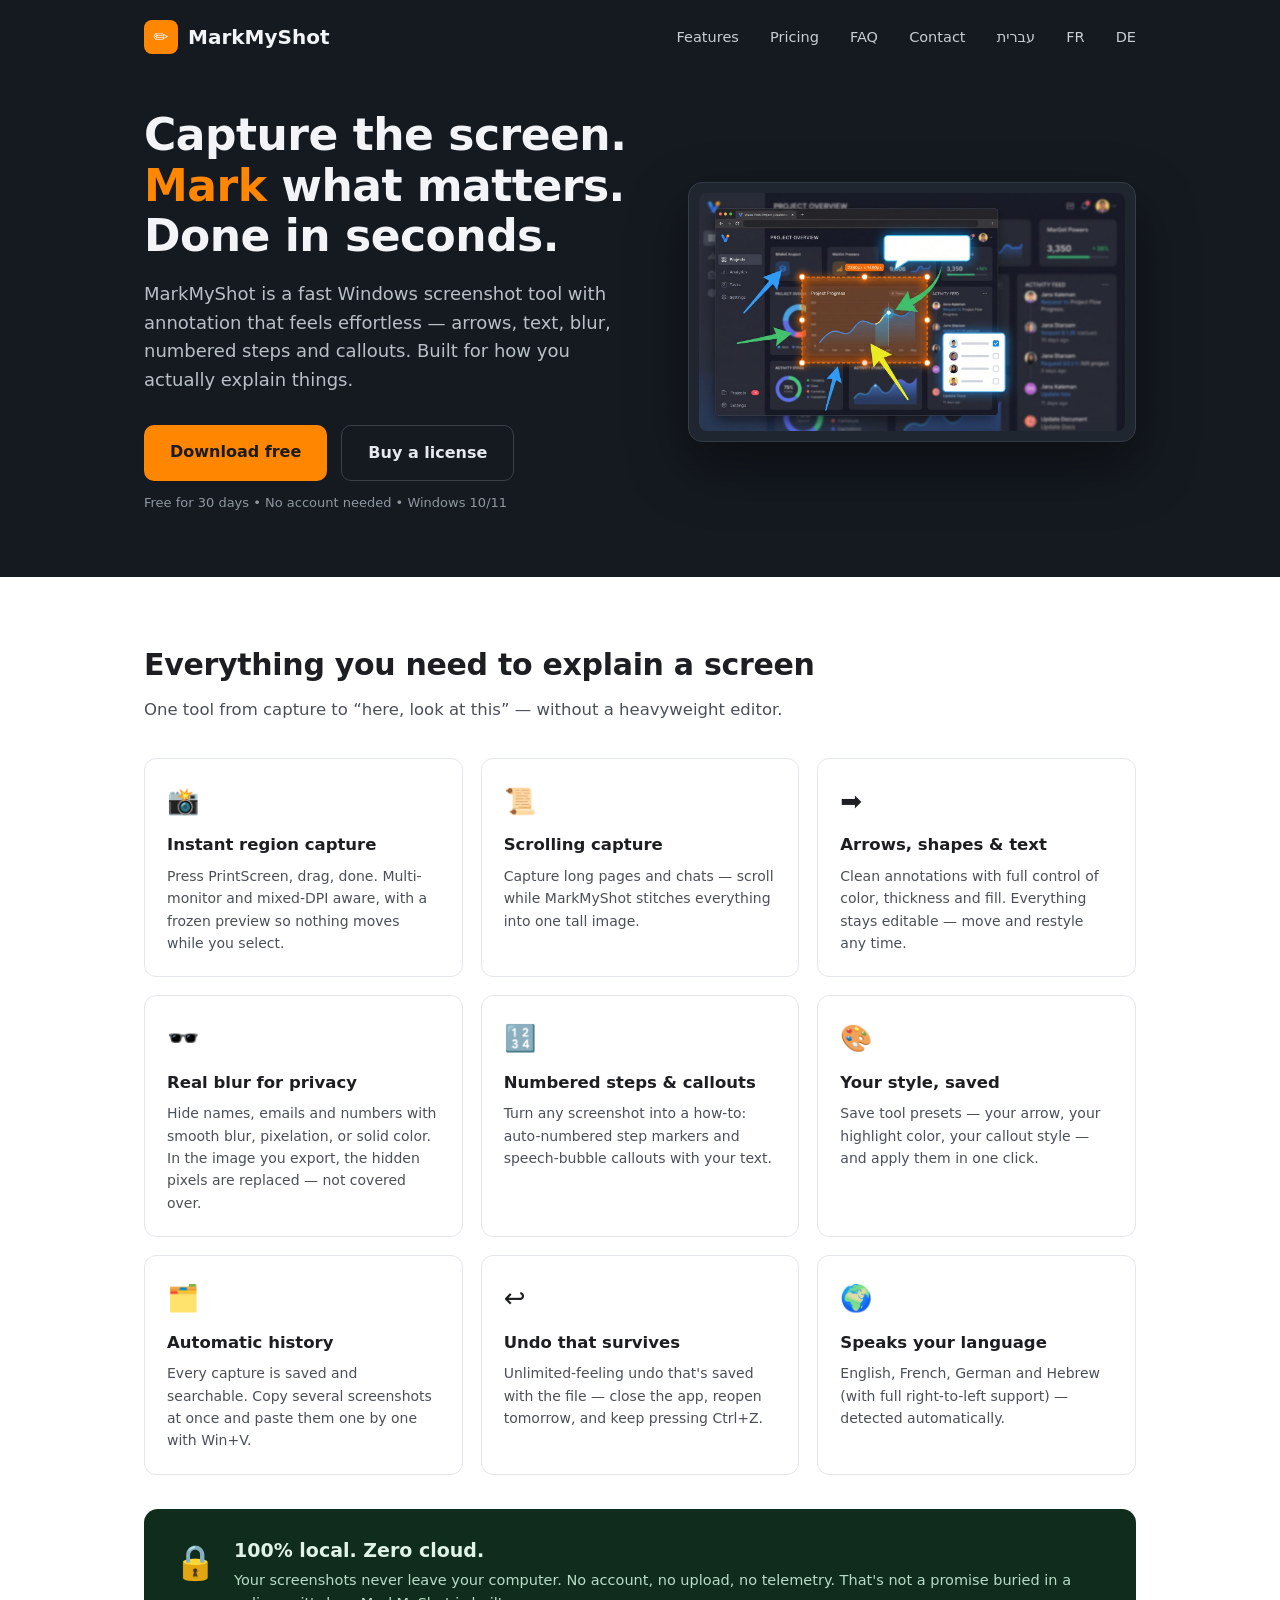
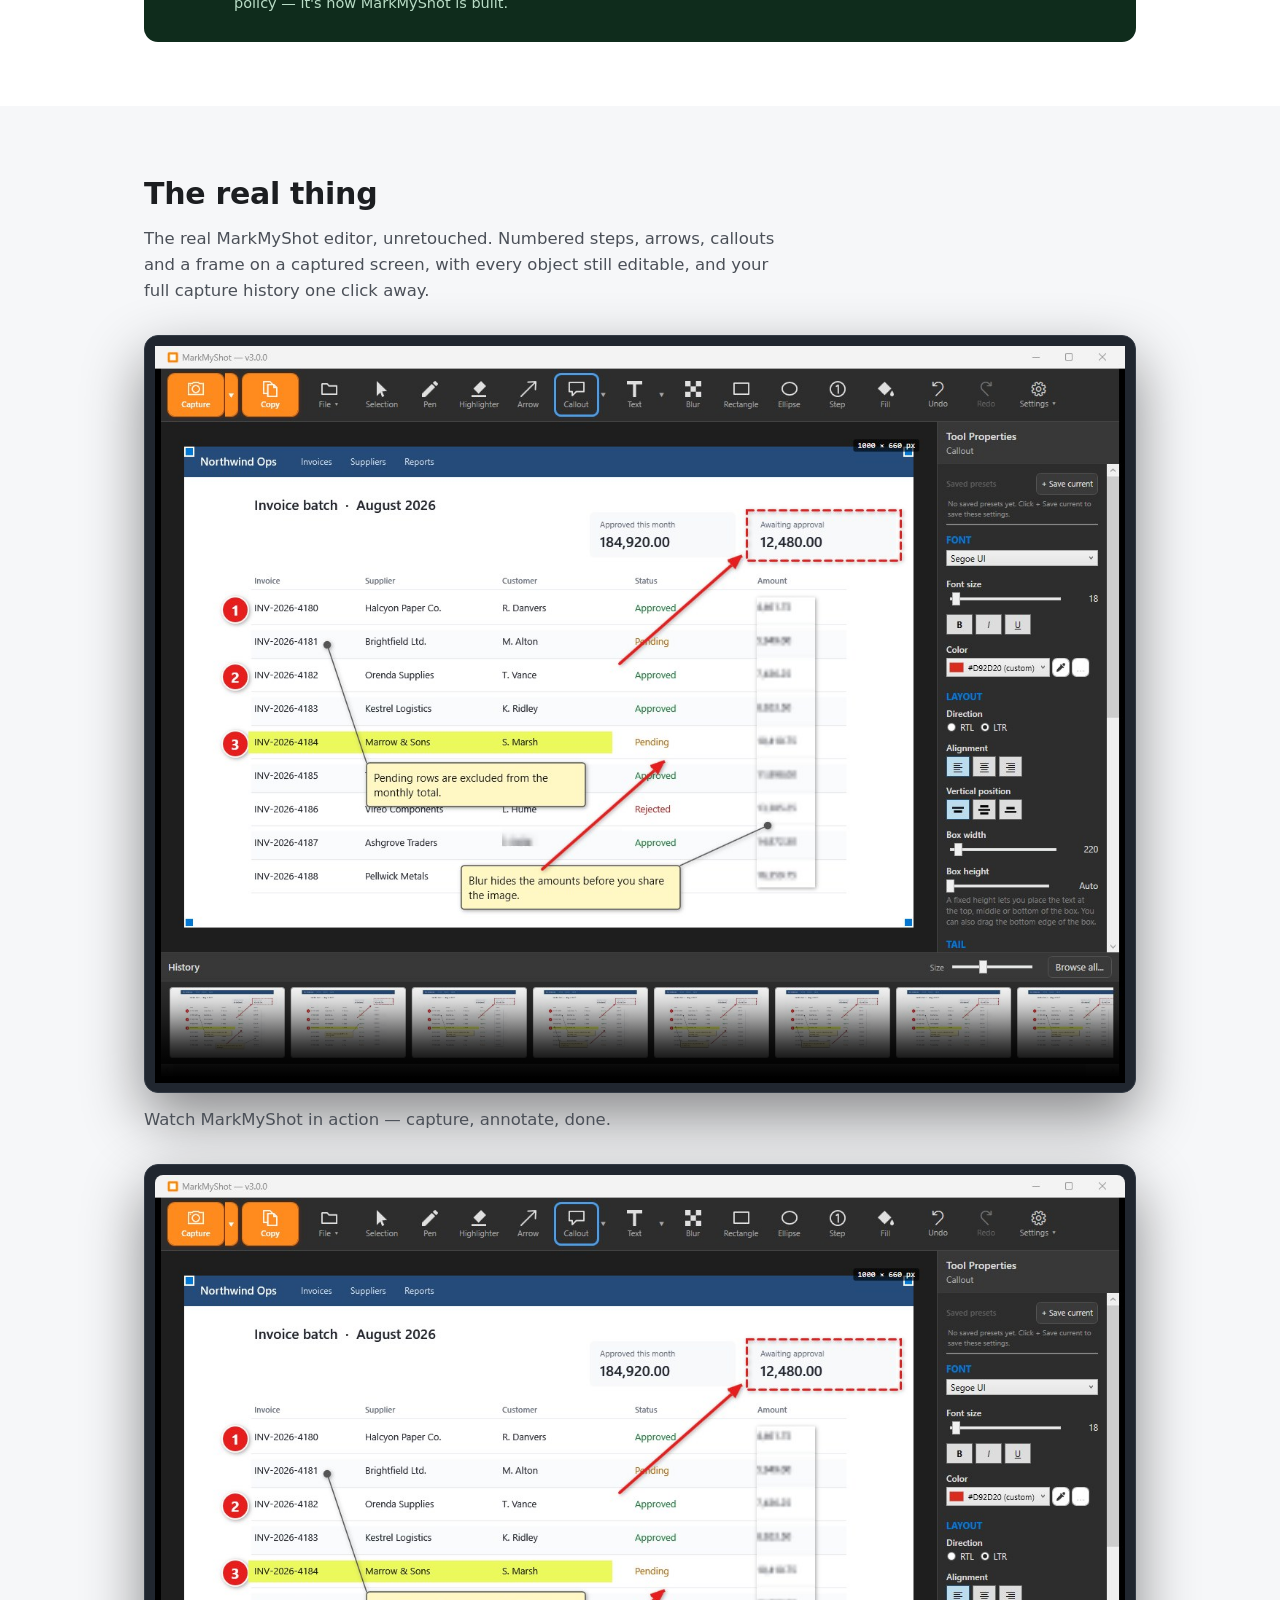
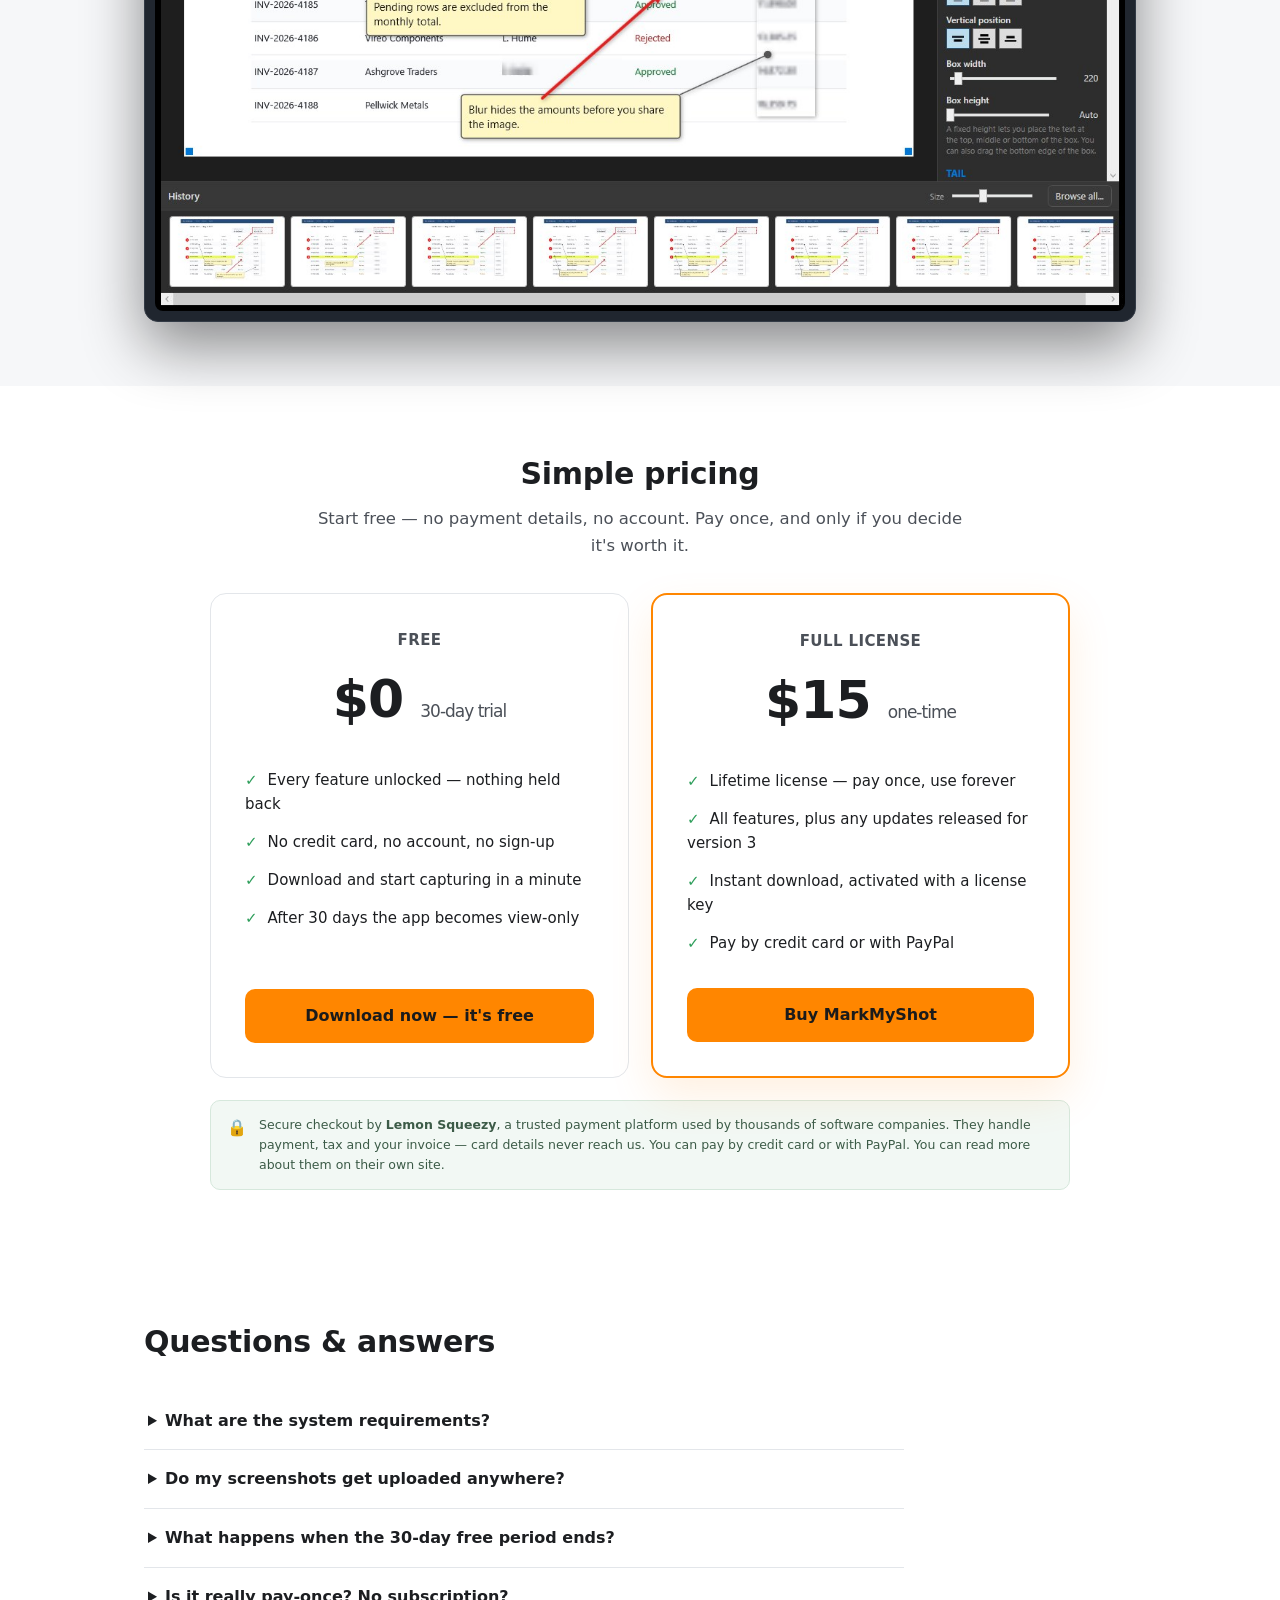
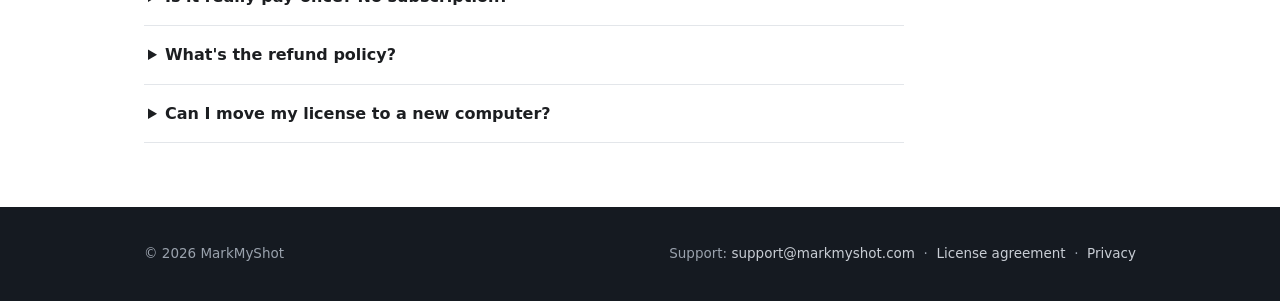
<file: index.html>
<!DOCTYPE html>
<html lang="en">
<head>
<meta charset="utf-8">
<meta name="viewport" content="width=device-width, initial-scale=1">
<title>MarkMyShot — Capture, Mark, Done</title>
<meta name="description" content="MarkMyShot is a fast Windows screenshot tool with powerful annotation: arrows, text, blur, numbered steps and callouts. 100% local — your screenshots never leave your computer.">
<link rel="canonical" href="https://markmyshot.com/">
<link rel="alternate" hreflang="en" href="https://markmyshot.com/">
<link rel="alternate" hreflang="he" href="https://markmyshot.com/he.html">
<link rel="alternate" hreflang="fr" href="https://markmyshot.com/fr.html">
<link rel="alternate" hreflang="de" href="https://markmyshot.com/de.html">
<link rel="alternate" hreflang="x-default" href="https://markmyshot.com/">
<meta property="og:type" content="website">
<meta property="og:title" content="MarkMyShot — Capture, Mark, Done">
<meta property="og:description" content="Fast Windows screenshot tool with effortless annotation. Arrows, text, blur, steps, callouts. 100% local — nothing leaves your computer. Free 30-day trial.">
<meta property="og:url" content="https://markmyshot.com/">
<meta property="og:image" content="https://markmyshot.com/hero.jpg">
<meta name="twitter:card" content="summary_large_image">
<script type="application/ld+json">
{
  "@context": "https://schema.org",
  "@type": "SoftwareApplication",
  "name": "MarkMyShot",
  "operatingSystem": "Windows 10, Windows 11",
  "applicationCategory": "UtilitiesApplication",
  "description": "Fast Windows screenshot tool with annotation: arrows, text, blur, numbered steps and callouts. 100% local.",
  "offers": {
    "@type": "Offer",
    "price": "15.00",
    "priceCurrency": "USD"
  },
  "url": "https://markmyshot.com/",
  "author": { "@type": "Organization", "name": "MarkMyShot" }
}
</script>
<link rel="stylesheet" href="style.css">
</head>
<body>

<header>
  <div class="wrap">
    <nav>
      <a class="logo" href="#"><span class="logo-mark">✏️</span> MarkMyShot</a>
      <div class="links">
        <a href="#features">Features</a>
        <a href="#pricing">Pricing</a>
        <a href="#faq">FAQ</a>
        <a href="mailto:support@markmyshot.com">Contact</a>
        <a href="he.html" lang="he">עברית</a>
        <a href="fr.html" lang="fr">FR</a>
        <a href="de.html" lang="de">DE</a>
      </div>
    </nav>
    <div class="hero">
      <div>
        <h1>Capture the screen.<br><em>Mark</em> what matters.<br>Done in seconds.</h1>
        <p class="sub">MarkMyShot is a fast Windows screenshot tool with annotation that feels effortless — arrows, text, blur, numbered steps and callouts. Built for how you actually explain things.</p>
        <div class="cta-row">
          <a class="btn btn-primary" href="#pricing" id="download-btn">Download free</a>
          <a class="btn btn-ghost" href="#pricing">Buy a license</a>
        </div>
        <p class="cta-note">Free for 30 days • No account needed • Windows 10/11</p>
      </div>
      <div class="shot-frame">
        <img src="hero.jpg" alt="MarkMyShot capturing a dashboard: a selection frame with size badge, colorful arrows, a callout bubble and a checklist overlay">
      </div>
    </div>
  </div>
</header>

<section id="features">
  <div class="wrap">
    <h2>Everything you need to explain a screen</h2>
    <p class="lead">One tool from capture to “here, look at this” — without a heavyweight editor.</p>
    <div class="grid">
      <div class="card"><div class="ico">📸</div><h3>Instant region capture</h3><p>Press PrintScreen, drag, done. Multi-monitor and mixed-DPI aware, with a frozen preview so nothing moves while you select.</p></div>
      <div class="card"><div class="ico">📜</div><h3>Scrolling capture</h3><p>Capture long pages and chats — scroll while MarkMyShot stitches everything into one tall image.</p></div>
      <div class="card"><div class="ico">➡️</div><h3>Arrows, shapes & text</h3><p>Clean annotations with full control of color, thickness and fill. Everything stays editable — move and restyle any time.</p></div>
      <div class="card"><div class="ico">🕶️</div><h3>Real blur for privacy</h3><p>Hide names, emails and numbers with smooth blur, pixelation, or solid color. In the image you export, the hidden pixels are replaced — not covered over.</p></div>
      <div class="card"><div class="ico">🔢</div><h3>Numbered steps & callouts</h3><p>Turn any screenshot into a how-to: auto-numbered step markers and speech-bubble callouts with your text.</p></div>
      <div class="card"><div class="ico">🎨</div><h3>Your style, saved</h3><p>Save tool presets — your arrow, your highlight color, your callout style — and apply them in one click.</p></div>
      <div class="card"><div class="ico">🗂️</div><h3>Automatic history</h3><p>Every capture is saved and searchable. Copy several screenshots at once and paste them one by one with Win+V.</p></div>
      <div class="card"><div class="ico">↩️</div><h3>Undo that survives</h3><p>Unlimited-feeling undo that's saved with the file — close the app, reopen tomorrow, and keep pressing Ctrl+Z.</p></div>
      <div class="card"><div class="ico">🌍</div><h3>Speaks your language</h3><p>English, French, German and Hebrew (with full right-to-left support) — detected automatically.</p></div>
    </div>

    <div class="privacy">
      <div class="lock">🔒</div>
      <div>
        <h3>100% local. Zero cloud.</h3>
        <p>Your screenshots never leave your computer. No account, no upload, no telemetry. That's not a promise buried in a policy — it's how MarkMyShot is built.</p>
      </div>
    </div>
  </div>
</section>

<section class="alt" id="in-action">
  <div class="wrap">
    <h2>The real thing</h2>
    <p class="lead">The real MarkMyShot editor, unretouched. Numbered steps, arrows, callouts and a frame on a captured screen, with every object still editable, and your full capture history one click away.</p>
    <div class="shot-frame" style="margin-top:30px">
      <video src="demo.mp4" poster="editor.jpg" controls preload="none" playsinline
             aria-label="Demo video of MarkMyShot capturing and annotating a screen"
             style="width:100%;display:block"></video>
    </div>
    <p class="lead" style="margin-top:14px">Watch MarkMyShot in action — capture, annotate, done.</p>
    <div class="shot-frame" style="margin-top:30px">
      <img src="editor.jpg" alt="The MarkMyShot editor window: toolbar with capture and annotation tools, an annotated screen with steps, arrows and callouts, the tool properties panel, and the history strip">
    </div>
  </div>
</section>

<section id="pricing">
  <div class="wrap">
    <h2 style="text-align:center">Simple pricing</h2>
    <p class="lead" style="text-align:center;margin:0 auto">Start free — no payment details, no account. Pay once, and only if you decide it's worth it.</p>
    <div class="price-grid">
      <div class="price-box">
        <div class="plan-name">Free</div>
        <div class="price">$0 <small>30-day trial</small></div>
        <ul>
          <li>Every feature unlocked — nothing held back</li>
          <li>No credit card, no account, no sign-up</li>
          <li>Download and start capturing in a minute</li>
          <li>After 30 days the app becomes view-only</li>
        </ul>
        <a class="btn btn-primary" href="MarkMyShot.exe" id="download-trial-btn" download style="width:100%">Download now — it's free</a>
      </div>
      <div class="price-box featured">
        <div class="plan-name">Full license</div>
        <div class="price">$15 <small>one-time</small></div>
        <ul>
          <li>Lifetime license — pay once, use forever</li>
          <li>All features, plus any updates released for version 3</li>
          <li>Instant download, activated with a license key</li>
          <li>Pay by credit card or with PayPal</li>
        </ul>
        <a class="btn btn-primary" href="https://markmyshot.lemonsqueezy.com/checkout/buy/40103c09-baea-47e1-b508-08ca0bba4fe6" id="buy-btn" style="width:100%">Buy MarkMyShot</a>
      </div>
    </div>
    <div class="trust">
      <div>🔒</div>
      <p>Secure checkout by <strong>Lemon Squeezy</strong>, a trusted payment platform used by thousands of software companies. They handle payment, tax and your invoice — card details never reach us. You can pay by credit card or with PayPal. You can read more about them on their own site.</p>
    </div>
  </div>
</section>

<section id="faq">
  <div class="wrap">
    <h2>Questions & answers</h2>
    <div class="faq">
      <details>
        <summary>What are the system requirements?</summary>
        <p>Windows 10 or Windows 11, 64-bit. No installation of extra runtimes needed — download, run, capture.</p>
      </details>
      <details>
        <summary>Do my screenshots get uploaded anywhere?</summary>
        <p>Never. Screenshots are saved to a folder you choose on your own disk, and that's the only place they exist. The app goes online for one thing only: checking your license key when you activate it.</p>
      </details>
      <details>
        <summary>What happens when the 30-day free period ends?</summary>
        <p>The app switches to view-only. You can still open MarkMyShot and look through everything you captured, and your files stay on your disk exactly where they were — nothing is deleted. Inside MarkMyShot, capturing, editing, saving, exporting and copying to the clipboard all require a license.</p>
      </details>
      <details>
        <summary>Is it really pay-once? No subscription?</summary>
        <p>Yes. One payment, lifetime license, and updates released for version 3 are included. A future major version, if there ever is one, is not included.</p>
      </details>
      <details>
        <summary>What's the refund policy?</summary>
        <p>Payment is handled by Lemon Squeezy, the seller of record, and any refund request is decided under their policy. That is exactly why the trial exists: 30 days, every feature unlocked, so you can be sure before you pay.</p>
      </details>
      <details>
        <summary>Can I move my license to a new computer?</summary>
        <p>Yes — deactivate it in the app (License window) and activate on the new machine with the same key.</p>
      </details>
    </div>
  </div>
</section>

<footer>
  <div class="wrap">
    <div class="cols">
      <div>© 2026 MarkMyShot</div>
      <div>
        Support: <a href="mailto:support@markmyshot.com">support@markmyshot.com</a>
        &nbsp;·&nbsp; <a href="eula.html">License agreement</a>
        &nbsp;·&nbsp; <a href="privacy.html">Privacy</a>
      </div>
    </div>
  </div>
</footer>

</body>
</html>
</file>
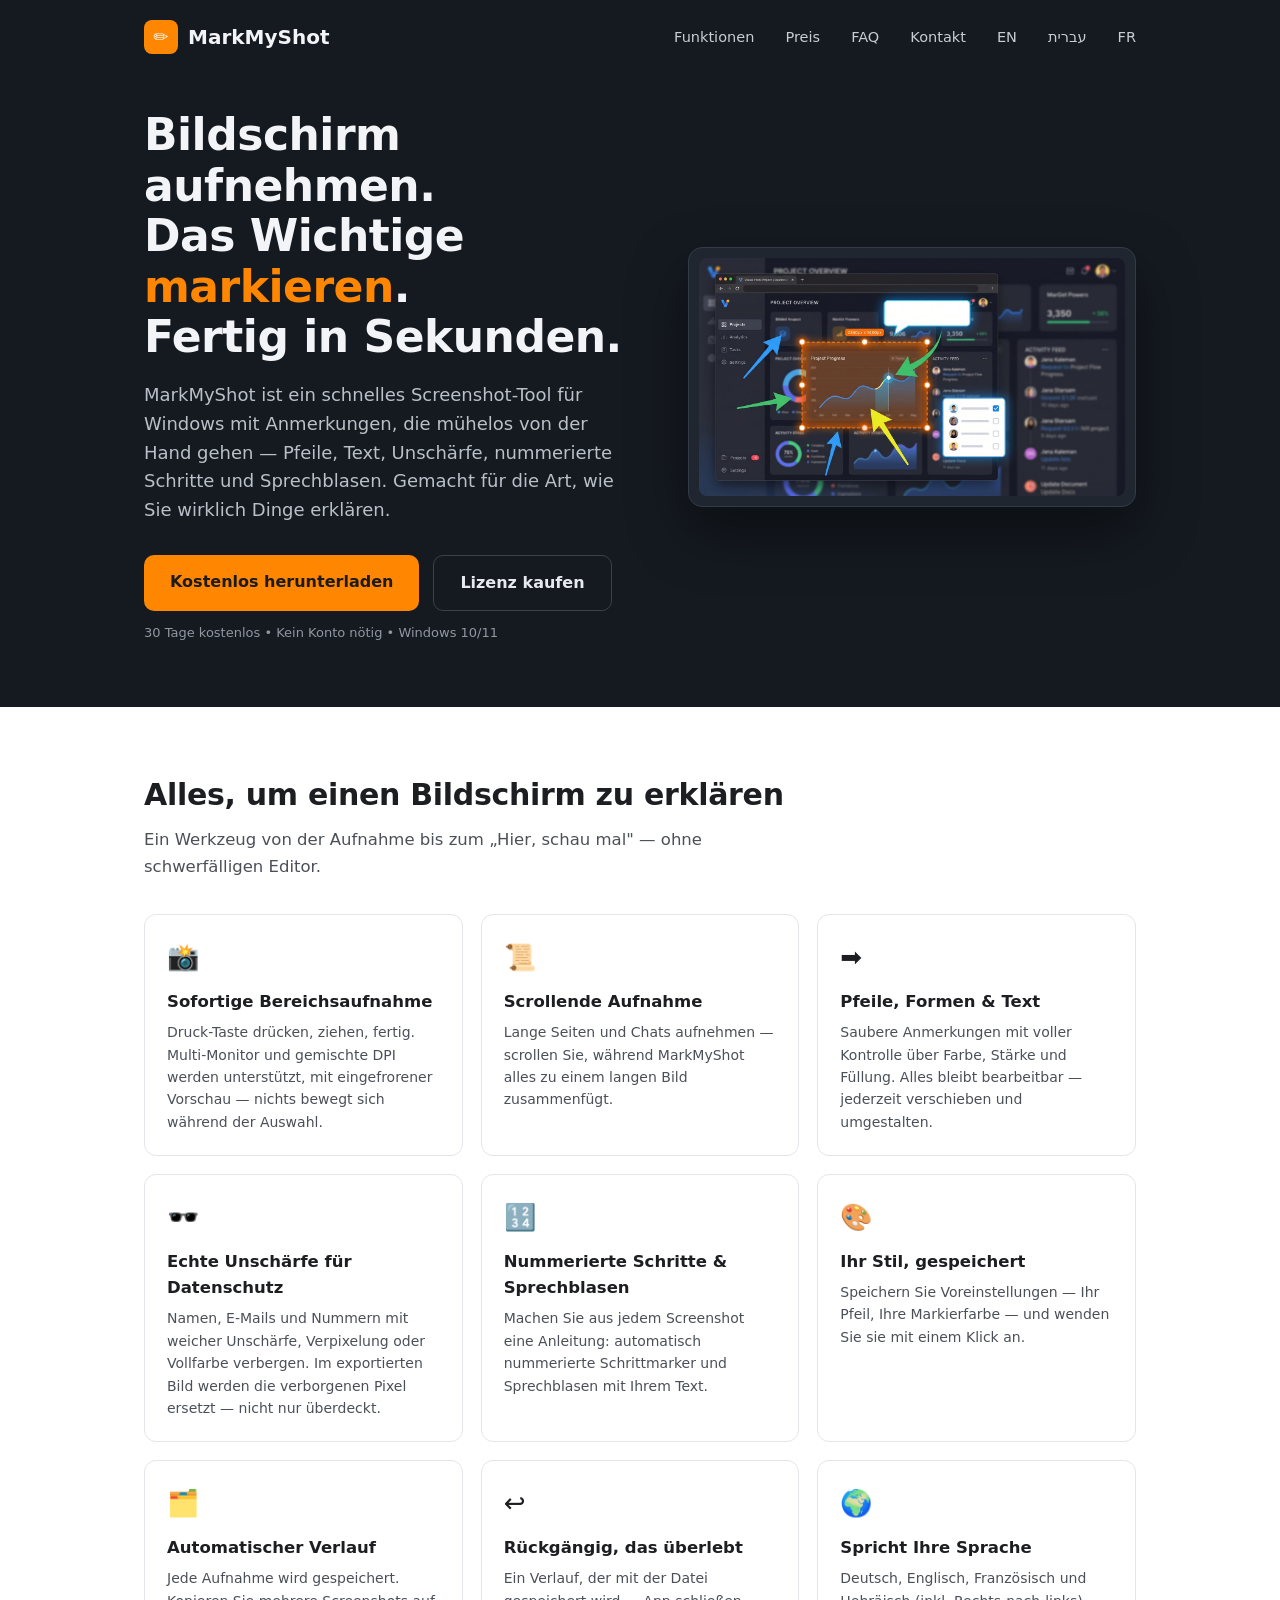
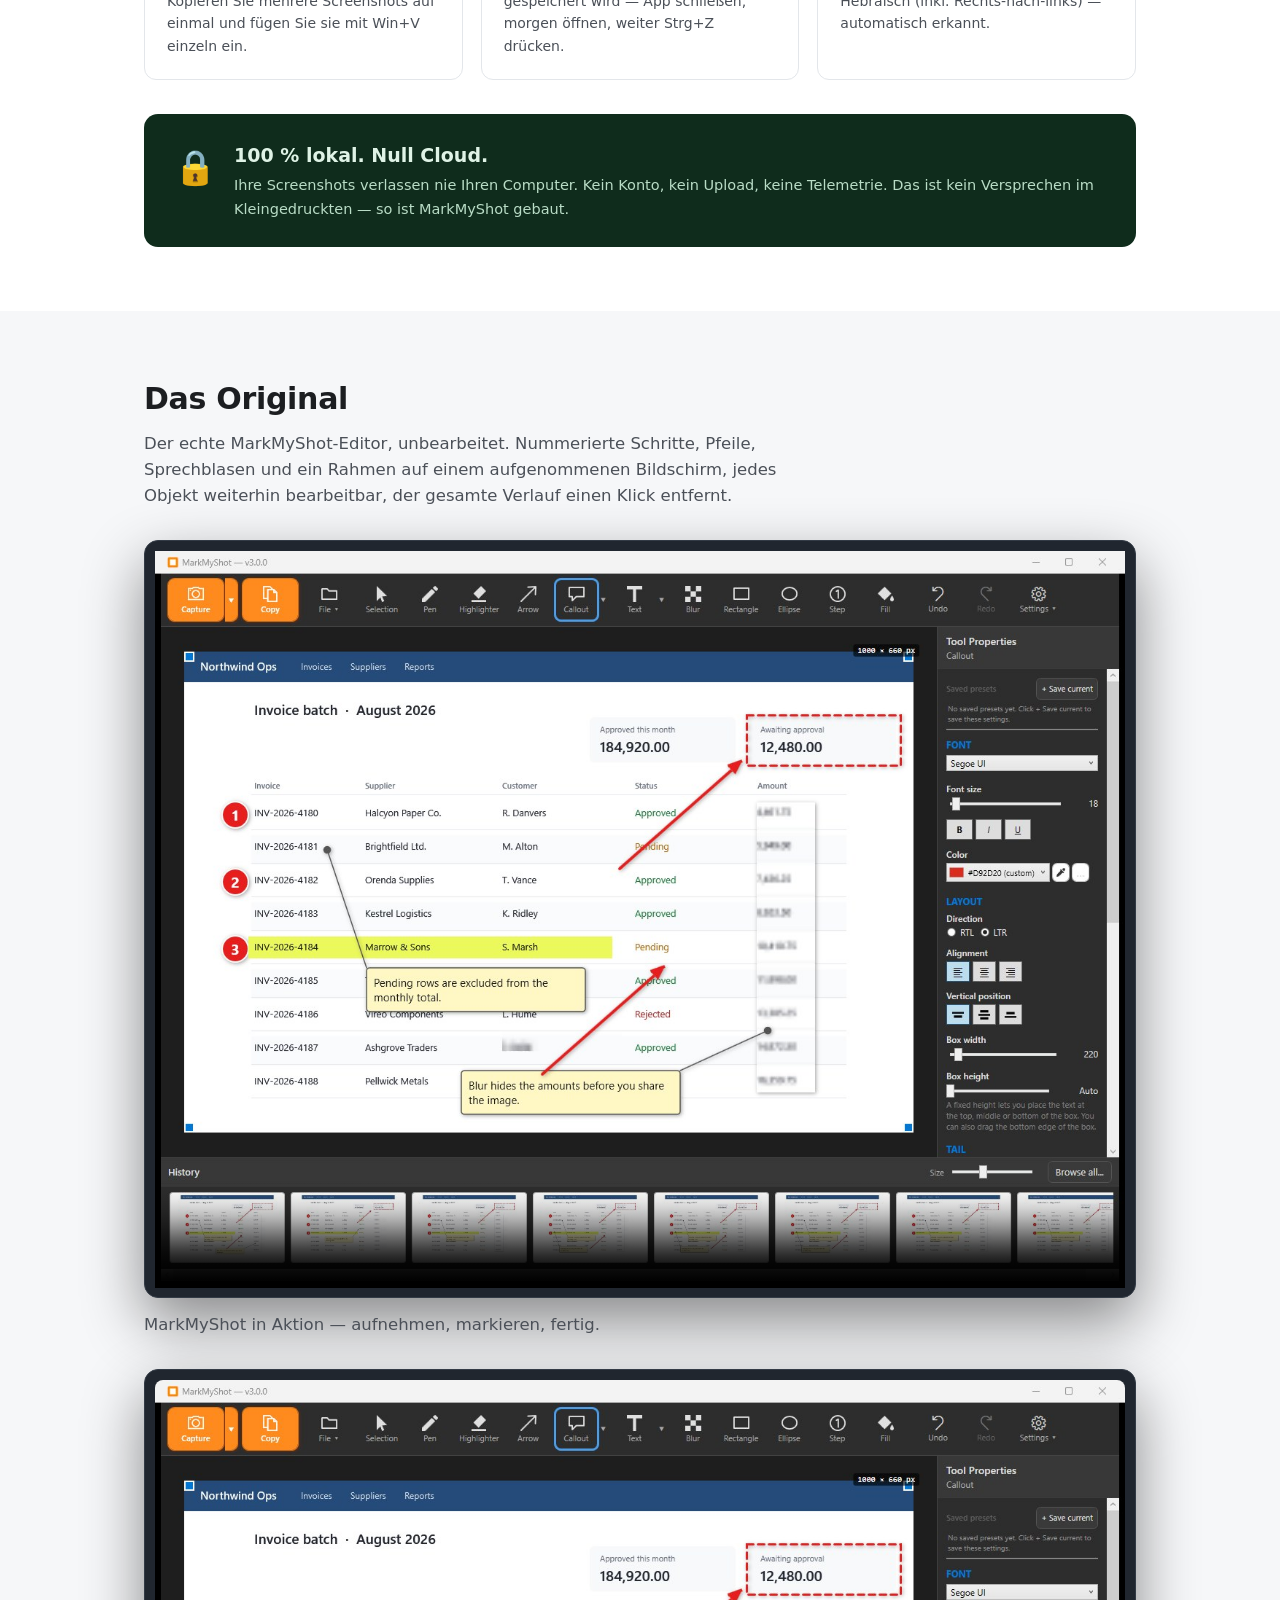
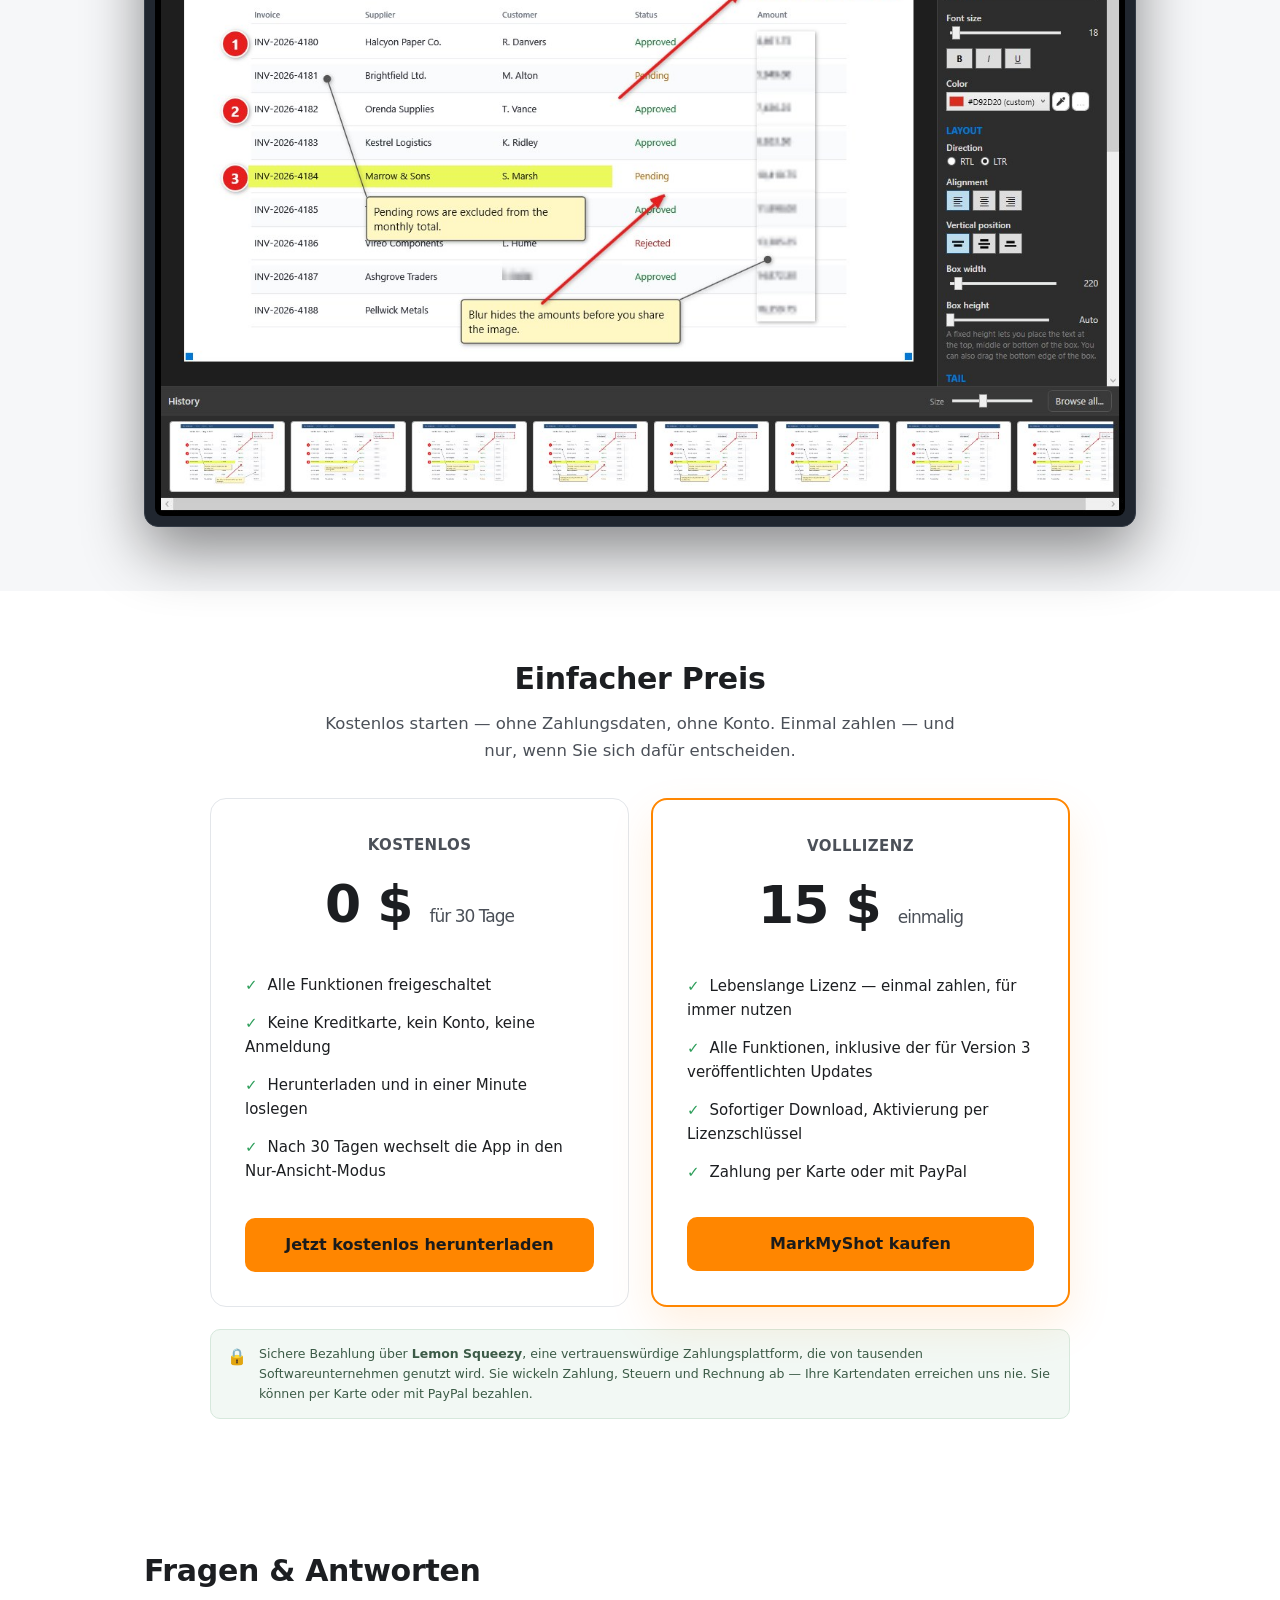
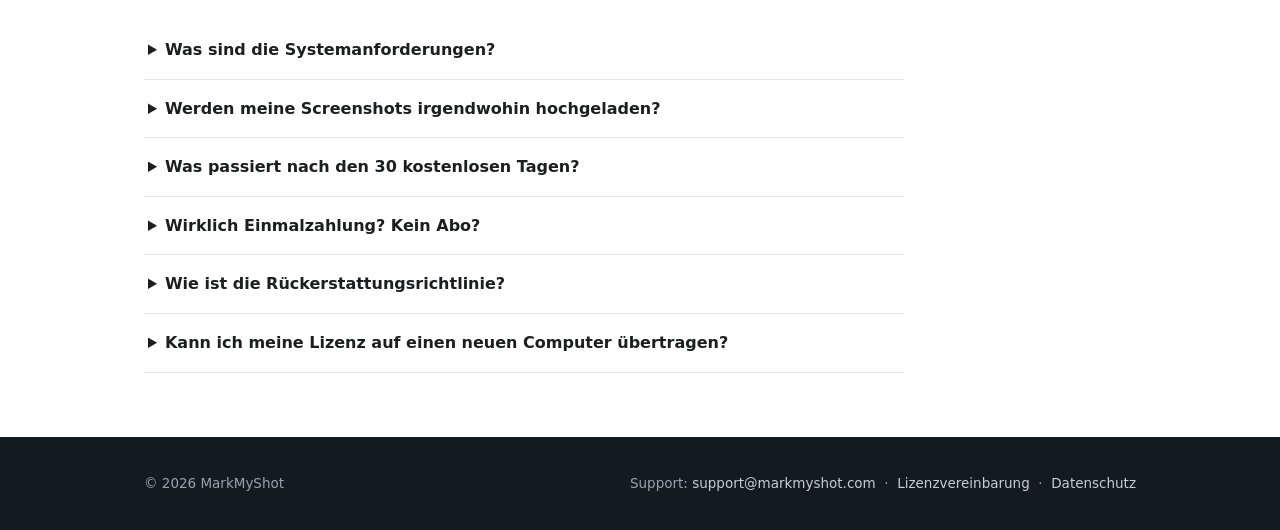
<file: de.html>
<!DOCTYPE html>
<html lang="de">
<head>
<meta charset="utf-8">
<meta name="viewport" content="width=device-width, initial-scale=1">
<title>MarkMyShot — Aufnehmen, Markieren, Fertig</title>
<meta name="description" content="MarkMyShot ist ein schnelles Screenshot-Tool für Windows mit starker Anmerkungsfunktion: Pfeile, Text, Unschärfe, nummerierte Schritte und Sprechblasen. 100 % lokal — Ihre Screenshots verlassen nie Ihren Computer.">
<link rel="canonical" href="https://markmyshot.com/de.html">
<link rel="alternate" hreflang="en" href="https://markmyshot.com/">
<link rel="alternate" hreflang="he" href="https://markmyshot.com/he.html">
<link rel="alternate" hreflang="fr" href="https://markmyshot.com/fr.html">
<link rel="alternate" hreflang="de" href="https://markmyshot.com/de.html">
<link rel="alternate" hreflang="x-default" href="https://markmyshot.com/">
<meta property="og:type" content="website">
<meta property="og:title" content="MarkMyShot — Aufnehmen, Markieren, Fertig">
<meta property="og:description" content="Schnelles Screenshot-Tool für Windows mit müheloser Anmerkung. 100 % lokal. 30 Tage kostenlos testen.">
<meta property="og:url" content="https://markmyshot.com/de.html">
<meta property="og:image" content="https://markmyshot.com/hero.jpg">
<link rel="stylesheet" href="style.css">
</head>
<body>

<header>
  <div class="wrap">
    <nav>
      <a class="logo" href="de.html"><span class="logo-mark">✏️</span> MarkMyShot</a>
      <div class="links">
        <a href="#features">Funktionen</a>
        <a href="#pricing">Preis</a>
        <a href="#faq">FAQ</a>
        <a href="mailto:support@markmyshot.com">Kontakt</a>
        <a href="index.html" lang="en">EN</a>
        <a href="he.html" lang="he">עברית</a>
        <a href="fr.html" lang="fr">FR</a>
      </div>
    </nav>
    <div class="hero">
      <div>
        <h1>Bildschirm aufnehmen.<br>Das Wichtige <em>markieren</em>.<br>Fertig in Sekunden.</h1>
        <p class="sub">MarkMyShot ist ein schnelles Screenshot-Tool für Windows mit Anmerkungen, die mühelos von der Hand gehen — Pfeile, Text, Unschärfe, nummerierte Schritte und Sprechblasen. Gemacht für die Art, wie Sie wirklich Dinge erklären.</p>
        <div class="cta-row">
          <a class="btn btn-primary" href="#pricing">Kostenlos herunterladen</a>
          <a class="btn btn-ghost" href="#pricing">Lizenz kaufen</a>
        </div>
        <p class="cta-note">30 Tage kostenlos • Kein Konto nötig • Windows 10/11</p>
      </div>
      <div class="shot-frame">
        <img src="hero.jpg" alt="MarkMyShot nimmt ein Dashboard auf: Auswahlrahmen mit Größenangabe, bunte Pfeile, Sprechblase und Checkliste">
      </div>
    </div>
  </div>
</header>

<section id="features">
  <div class="wrap">
    <h2>Alles, um einen Bildschirm zu erklären</h2>
    <p class="lead">Ein Werkzeug von der Aufnahme bis zum „Hier, schau mal" — ohne schwerfälligen Editor.</p>
    <div class="grid">
      <div class="card"><div class="ico">📸</div><h3>Sofortige Bereichsaufnahme</h3><p>Druck-Taste drücken, ziehen, fertig. Multi-Monitor und gemischte DPI werden unterstützt, mit eingefrorener Vorschau — nichts bewegt sich während der Auswahl.</p></div>
      <div class="card"><div class="ico">📜</div><h3>Scrollende Aufnahme</h3><p>Lange Seiten und Chats aufnehmen — scrollen Sie, während MarkMyShot alles zu einem langen Bild zusammenfügt.</p></div>
      <div class="card"><div class="ico">➡️</div><h3>Pfeile, Formen & Text</h3><p>Saubere Anmerkungen mit voller Kontrolle über Farbe, Stärke und Füllung. Alles bleibt bearbeitbar — jederzeit verschieben und umgestalten.</p></div>
      <div class="card"><div class="ico">🕶️</div><h3>Echte Unschärfe für Datenschutz</h3><p>Namen, E-Mails und Nummern mit weicher Unschärfe, Verpixelung oder Vollfarbe verbergen. Im exportierten Bild werden die verborgenen Pixel ersetzt — nicht nur überdeckt.</p></div>
      <div class="card"><div class="ico">🔢</div><h3>Nummerierte Schritte & Sprechblasen</h3><p>Machen Sie aus jedem Screenshot eine Anleitung: automatisch nummerierte Schrittmarker und Sprechblasen mit Ihrem Text.</p></div>
      <div class="card"><div class="ico">🎨</div><h3>Ihr Stil, gespeichert</h3><p>Speichern Sie Voreinstellungen — Ihr Pfeil, Ihre Markierfarbe — und wenden Sie sie mit einem Klick an.</p></div>
      <div class="card"><div class="ico">🗂️</div><h3>Automatischer Verlauf</h3><p>Jede Aufnahme wird gespeichert. Kopieren Sie mehrere Screenshots auf einmal und fügen Sie sie mit Win+V einzeln ein.</p></div>
      <div class="card"><div class="ico">↩️</div><h3>Rückgängig, das überlebt</h3><p>Ein Verlauf, der mit der Datei gespeichert wird — App schließen, morgen öffnen, weiter Strg+Z drücken.</p></div>
      <div class="card"><div class="ico">🌍</div><h3>Spricht Ihre Sprache</h3><p>Deutsch, Englisch, Französisch und Hebräisch (inkl. Rechts-nach-links) — automatisch erkannt.</p></div>
    </div>

    <div class="privacy">
      <div class="lock">🔒</div>
      <div>
        <h3>100 % lokal. Null Cloud.</h3>
        <p>Ihre Screenshots verlassen nie Ihren Computer. Kein Konto, kein Upload, keine Telemetrie. Das ist kein Versprechen im Kleingedruckten — so ist MarkMyShot gebaut.</p>
      </div>
    </div>
  </div>
</section>

<section class="alt" id="in-action">
  <div class="wrap">
    <h2>Das Original</h2>
    <p class="lead">Der echte MarkMyShot-Editor, unbearbeitet. Nummerierte Schritte, Pfeile, Sprechblasen und ein Rahmen auf einem aufgenommenen Bildschirm, jedes Objekt weiterhin bearbeitbar, der gesamte Verlauf einen Klick entfernt.</p>
    <div class="shot-frame" style="margin-top:30px">
      <video src="demo.mp4" poster="editor.jpg" controls preload="none" playsinline
             aria-label="Demo-Video von MarkMyShot"
             style="width:100%;display:block"></video>
    </div>
    <p class="lead" style="margin-top:14px">MarkMyShot in Aktion — aufnehmen, markieren, fertig.</p>
    <div class="shot-frame" style="margin-top:30px">
      <img src="editor.jpg" alt="MarkMyShot-Editorfenster: Werkzeugleiste, annotierter Bildschirm mit Schritten, Pfeilen und Sprechblasen, Eigenschaften-Panel und Verlaufsleiste">
    </div>
  </div>
</section>

<section id="pricing">
  <div class="wrap">
    <h2 style="text-align:center">Einfacher Preis</h2>
    <p class="lead" style="text-align:center;margin:0 auto">Kostenlos starten — ohne Zahlungsdaten, ohne Konto. Einmal zahlen — und nur, wenn Sie sich dafür entscheiden.</p>
    <div class="price-grid">
      <div class="price-box">
        <div class="plan-name">Kostenlos</div>
        <div class="price">0 $ <small>für 30 Tage</small></div>
        <ul>
          <li>Alle Funktionen freigeschaltet</li>
          <li>Keine Kreditkarte, kein Konto, keine Anmeldung</li>
          <li>Herunterladen und in einer Minute loslegen</li>
          <li>Nach 30 Tagen wechselt die App in den Nur-Ansicht-Modus</li>
        </ul>
        <a class="btn btn-primary" href="MarkMyShot.exe" download style="width:100%">Jetzt kostenlos herunterladen</a>
      </div>
      <div class="price-box featured">
        <div class="plan-name">Volllizenz</div>
        <div class="price">15 $ <small>einmalig</small></div>
        <ul>
          <li>Lebenslange Lizenz — einmal zahlen, für immer nutzen</li>
          <li>Alle Funktionen, inklusive der für Version 3 veröffentlichten Updates</li>
          <li>Sofortiger Download, Aktivierung per Lizenzschlüssel</li>
          <li>Zahlung per Karte oder mit PayPal</li>
        </ul>
        <a class="btn btn-primary" href="https://markmyshot.lemonsqueezy.com/checkout/buy/40103c09-baea-47e1-b508-08ca0bba4fe6" style="width:100%">MarkMyShot kaufen</a>
      </div>
    </div>
    <div class="trust">
      <div>🔒</div>
      <p>Sichere Bezahlung über <strong>Lemon Squeezy</strong>, eine vertrauenswürdige Zahlungsplattform, die von tausenden Softwareunternehmen genutzt wird. Sie wickeln Zahlung, Steuern und Rechnung ab — Ihre Kartendaten erreichen uns nie. Sie können per Karte oder mit PayPal bezahlen.</p>
    </div>
  </div>
</section>

<section id="faq">
  <div class="wrap">
    <h2>Fragen & Antworten</h2>
    <div class="faq">
      <details>
        <summary>Was sind die Systemanforderungen?</summary>
        <p>Windows 10 oder Windows 11, 64-Bit. Keine zusätzlichen Installationen — herunterladen, starten, aufnehmen.</p>
      </details>
      <details>
        <summary>Werden meine Screenshots irgendwohin hochgeladen?</summary>
        <p>Niemals. Screenshots werden in einem Ordner Ihrer Wahl auf Ihrer Festplatte gespeichert — und nur dort existieren sie. Die App geht nur für eine einzige Sache online: die Prüfung Ihres Lizenzschlüssels bei der Aktivierung.</p>
      </details>
      <details>
        <summary>Was passiert nach den 30 kostenlosen Tagen?</summary>
        <p>Die App wechselt in den Nur-Ansicht-Modus. Sie können MarkMyShot weiterhin öffnen und alles Aufgenommene ansehen, und Ihre Dateien bleiben genau dort auf Ihrer Festplatte, wo sie waren — nichts wird gelöscht. Innerhalb von MarkMyShot erfordern Aufnehmen, Bearbeiten, Speichern, Exportieren und Kopieren eine Lizenz.</p>
      </details>
      <details>
        <summary>Wirklich Einmalzahlung? Kein Abo?</summary>
        <p>Ja. Eine Zahlung, lebenslange Lizenz, und die für Version 3 veröffentlichten Updates sind enthalten. Eine künftige große Version, falls es je eine gibt, ist nicht enthalten.</p>
      </details>
      <details>
        <summary>Wie ist die Rückerstattungsrichtlinie?</summary>
        <p>Die Zahlung wickelt Lemon Squeezy als offizieller Verkäufer ab, und jede Rückerstattungsanfrage richtet sich nach deren Richtlinie. Genau dafür gibt es die Testphase: 30 Tage mit allen Funktionen, damit Sie vor dem Kauf sicher sind.</p>
      </details>
      <details>
        <summary>Kann ich meine Lizenz auf einen neuen Computer übertragen?</summary>
        <p>Ja — deaktivieren Sie sie in der App (Lizenz-Fenster) und aktivieren Sie sie auf dem neuen Rechner mit demselben Schlüssel.</p>
      </details>
    </div>
  </div>
</section>

<footer>
  <div class="wrap">
    <div class="cols">
      <div>© 2026 MarkMyShot</div>
      <div>
        Support: <a href="mailto:support@markmyshot.com">support@markmyshot.com</a>
        &nbsp;·&nbsp; <a href="eula.html">Lizenzvereinbarung</a>
        &nbsp;·&nbsp; <a href="privacy.html">Datenschutz</a>
      </div>
    </div>
  </div>
</footer>

</body>
</html>
</file>
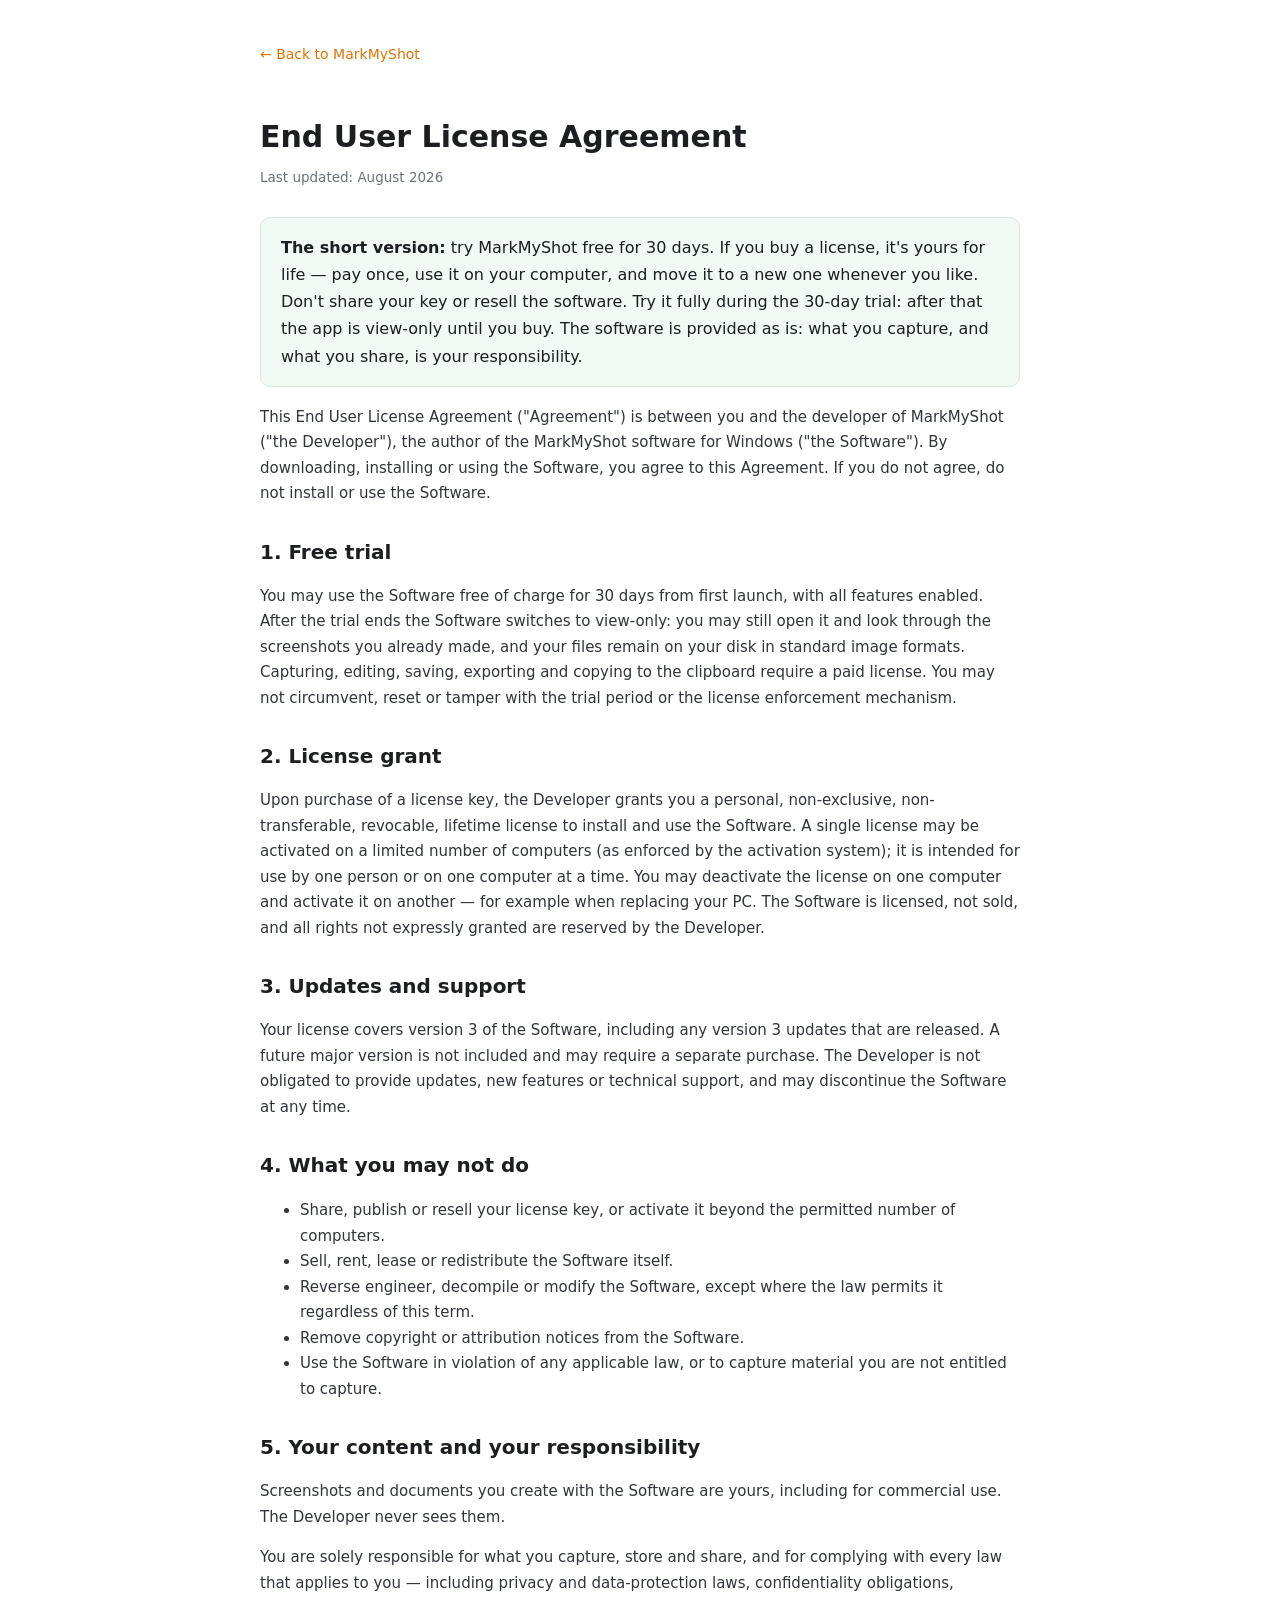
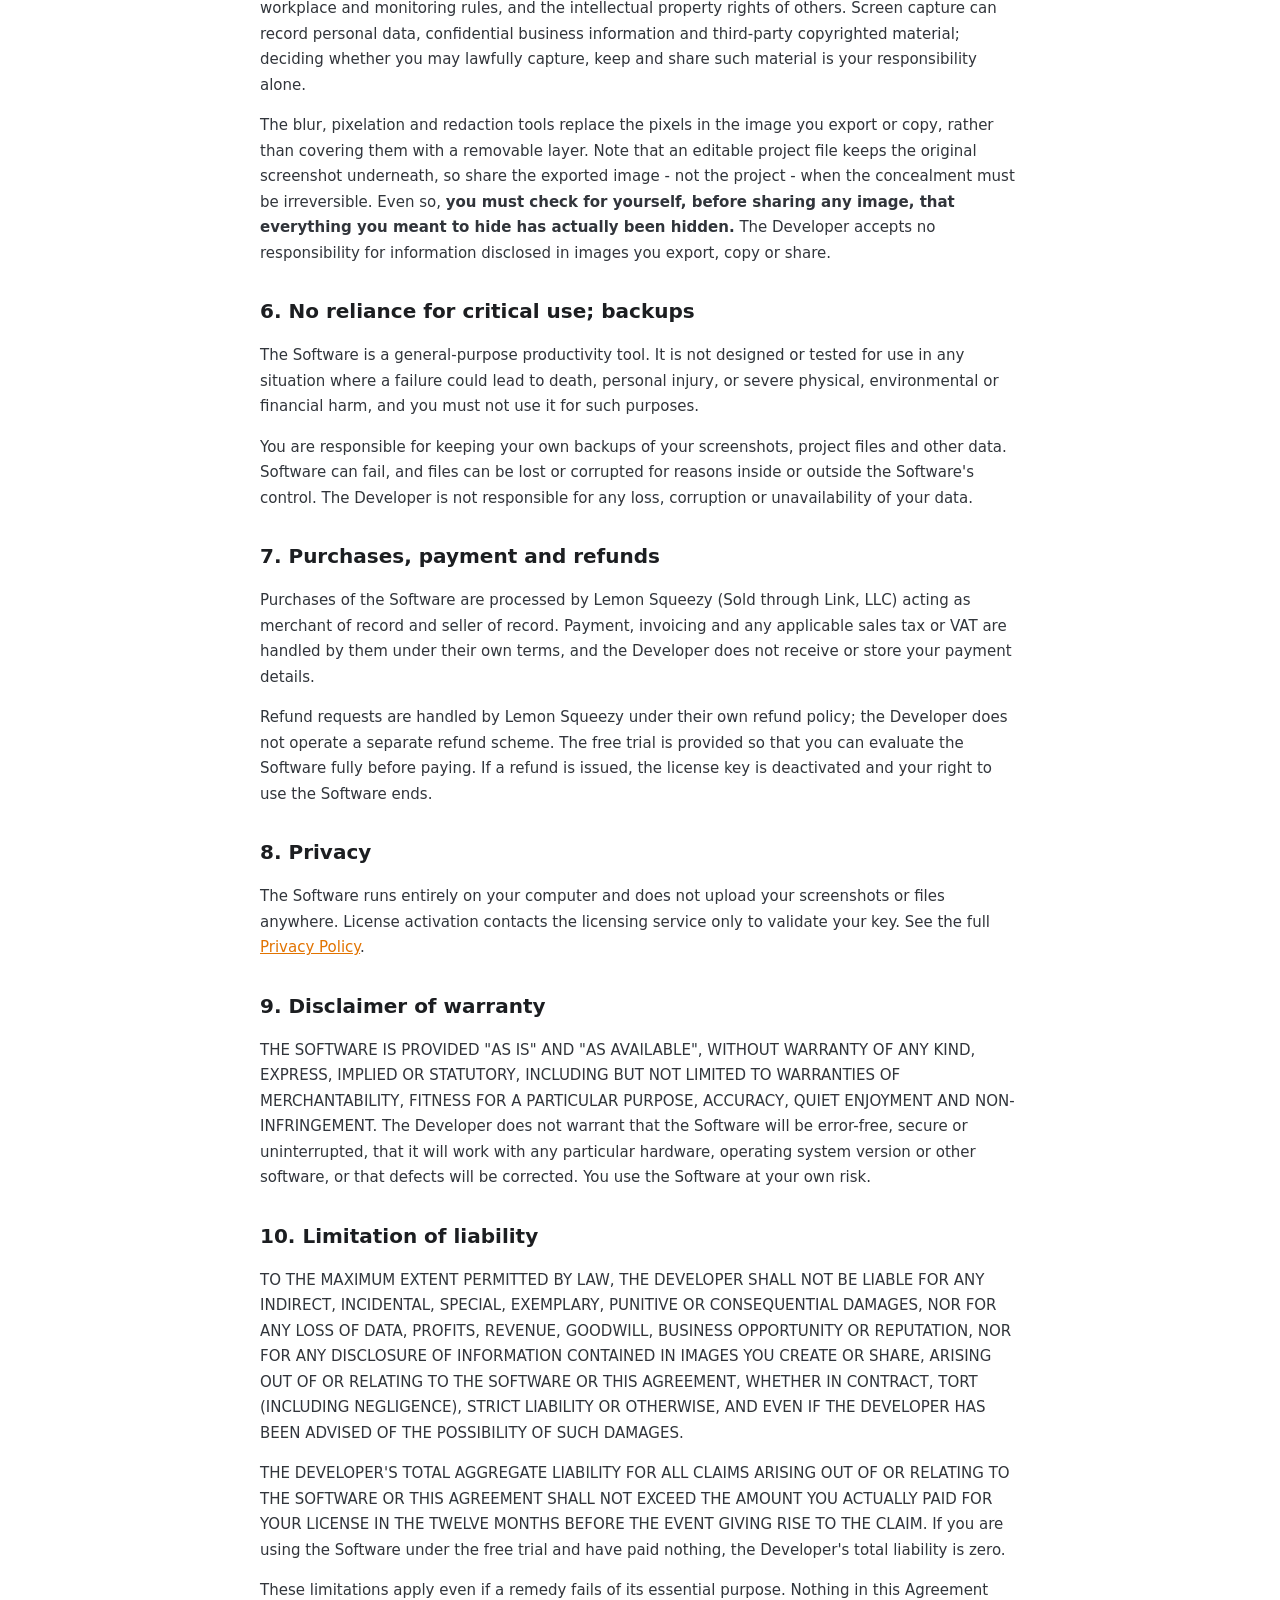
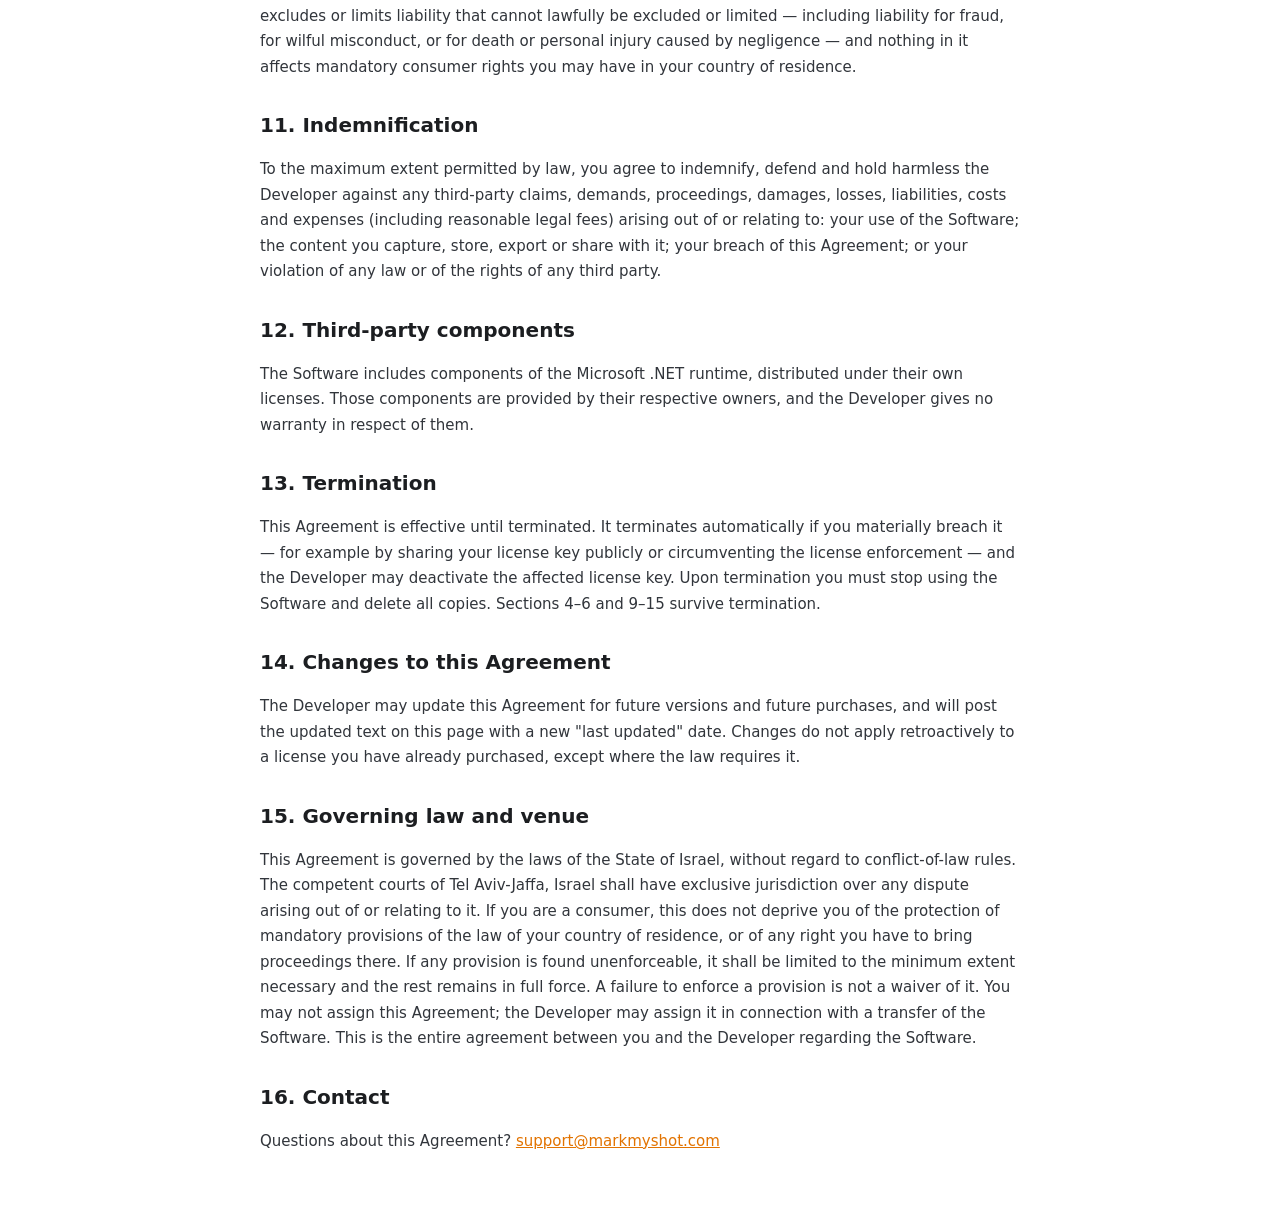
<file: eula.html>
<!DOCTYPE html>
<html lang="en">
<head>
<meta charset="utf-8">
<meta name="viewport" content="width=device-width, initial-scale=1">
<title>End User License Agreement — MarkMyShot</title>
<style>
  body{font-family:"Segoe UI",system-ui,sans-serif;color:#1c1e21;line-height:1.7;max-width:760px;margin:0 auto;padding:40px 24px}
  h1{font-size:30px;margin-bottom:4px}
  .updated{color:#6b727b;font-size:13.5px;margin-bottom:28px}
  h2{font-size:20px;margin:28px 0 8px}
  p,li{font-size:15px;color:#31353b}
  a{color:#E27300}
  .back{display:inline-block;margin-bottom:24px;font-size:14px;text-decoration:none}
  .tldr{background:#f2f8f4;border:1px solid #d6e8dc;border-radius:10px;padding:16px 20px;margin:18px 0}
</style>
</head>
<body>
<a class="back" href="index.html">← Back to MarkMyShot</a>
<h1>End User License Agreement</h1>
<div class="updated">Last updated: August 2026</div>

<div class="tldr">
  <strong>The short version:</strong> try MarkMyShot free for 30 days. If you buy a license, it's yours for life — pay once, use it on your computer, and move it to a new one whenever you like. Don't share your key or resell the software. Try it fully during the 30-day trial: after that the app is view-only until you buy. The software is provided as is: what you capture, and what you share, is your responsibility.
</div>

<p>This End User License Agreement ("Agreement") is between you and the developer of MarkMyShot ("the Developer"), the author of the MarkMyShot software for Windows ("the Software"). By downloading, installing or using the Software, you agree to this Agreement. If you do not agree, do not install or use the Software.</p>

<h2>1. Free trial</h2>
<p>You may use the Software free of charge for 30 days from first launch, with all features enabled. After the trial ends the Software switches to view-only: you may still open it and look through the screenshots you already made, and your files remain on your disk in standard image formats. Capturing, editing, saving, exporting and copying to the clipboard require a paid license. You may not circumvent, reset or tamper with the trial period or the license enforcement mechanism.</p>

<h2>2. License grant</h2>
<p>Upon purchase of a license key, the Developer grants you a personal, non-exclusive, non-transferable, revocable, lifetime license to install and use the Software. A single license may be activated on a limited number of computers (as enforced by the activation system); it is intended for use by one person or on one computer at a time. You may deactivate the license on one computer and activate it on another — for example when replacing your PC. The Software is licensed, not sold, and all rights not expressly granted are reserved by the Developer.</p>

<h2>3. Updates and support</h2>
<p>Your license covers version 3 of the Software, including any version 3 updates that are released. A future major version is not included and may require a separate purchase. The Developer is not obligated to provide updates, new features or technical support, and may discontinue the Software at any time.</p>

<h2>4. What you may not do</h2>
<ul>
  <li>Share, publish or resell your license key, or activate it beyond the permitted number of computers.</li>
  <li>Sell, rent, lease or redistribute the Software itself.</li>
  <li>Reverse engineer, decompile or modify the Software, except where the law permits it regardless of this term.</li>
  <li>Remove copyright or attribution notices from the Software.</li>
  <li>Use the Software in violation of any applicable law, or to capture material you are not entitled to capture.</li>
</ul>

<h2>5. Your content and your responsibility</h2>
<p>Screenshots and documents you create with the Software are yours, including for commercial use. The Developer never sees them.</p>
<p>You are solely responsible for what you capture, store and share, and for complying with every law that applies to you — including privacy and data-protection laws, confidentiality obligations, workplace and monitoring rules, and the intellectual property rights of others. Screen capture can record personal data, confidential business information and third-party copyrighted material; deciding whether you may lawfully capture, keep and share such material is your responsibility alone.</p>
<p>The blur, pixelation and redaction tools replace the pixels in the image you export or copy, rather than covering them with a removable layer. Note that an editable project file keeps the original screenshot underneath, so share the exported image - not the project - when the concealment must be irreversible. Even so, <strong>you must check for yourself, before sharing any image, that everything you meant to hide has actually been hidden.</strong> The Developer accepts no responsibility for information disclosed in images you export, copy or share.</p>

<h2>6. No reliance for critical use; backups</h2>
<p>The Software is a general-purpose productivity tool. It is not designed or tested for use in any situation where a failure could lead to death, personal injury, or severe physical, environmental or financial harm, and you must not use it for such purposes.</p>
<p>You are responsible for keeping your own backups of your screenshots, project files and other data. Software can fail, and files can be lost or corrupted for reasons inside or outside the Software's control. The Developer is not responsible for any loss, corruption or unavailability of your data.</p>

<h2>7. Purchases, payment and refunds</h2>
<p>Purchases of the Software are processed by Lemon Squeezy (Sold through Link, LLC) acting as merchant of record and seller of record. Payment, invoicing and any applicable sales tax or VAT are handled by them under their own terms, and the Developer does not receive or store your payment details.</p>
<p>Refund requests are handled by Lemon Squeezy under their own refund policy; the Developer does not operate a separate refund scheme. The free trial is provided so that you can evaluate the Software fully before paying. If a refund is issued, the license key is deactivated and your right to use the Software ends.</p>

<h2>8. Privacy</h2>
<p>The Software runs entirely on your computer and does not upload your screenshots or files anywhere. License activation contacts the licensing service only to validate your key. See the full <a href="privacy.html">Privacy Policy</a>.</p>

<h2>9. Disclaimer of warranty</h2>
<p>THE SOFTWARE IS PROVIDED "AS IS" AND "AS AVAILABLE", WITHOUT WARRANTY OF ANY KIND, EXPRESS, IMPLIED OR STATUTORY, INCLUDING BUT NOT LIMITED TO WARRANTIES OF MERCHANTABILITY, FITNESS FOR A PARTICULAR PURPOSE, ACCURACY, QUIET ENJOYMENT AND NON-INFRINGEMENT. The Developer does not warrant that the Software will be error-free, secure or uninterrupted, that it will work with any particular hardware, operating system version or other software, or that defects will be corrected. You use the Software at your own risk.</p>

<h2>10. Limitation of liability</h2>
<p>TO THE MAXIMUM EXTENT PERMITTED BY LAW, THE DEVELOPER SHALL NOT BE LIABLE FOR ANY INDIRECT, INCIDENTAL, SPECIAL, EXEMPLARY, PUNITIVE OR CONSEQUENTIAL DAMAGES, NOR FOR ANY LOSS OF DATA, PROFITS, REVENUE, GOODWILL, BUSINESS OPPORTUNITY OR REPUTATION, NOR FOR ANY DISCLOSURE OF INFORMATION CONTAINED IN IMAGES YOU CREATE OR SHARE, ARISING OUT OF OR RELATING TO THE SOFTWARE OR THIS AGREEMENT, WHETHER IN CONTRACT, TORT (INCLUDING NEGLIGENCE), STRICT LIABILITY OR OTHERWISE, AND EVEN IF THE DEVELOPER HAS BEEN ADVISED OF THE POSSIBILITY OF SUCH DAMAGES.</p>
<p>THE DEVELOPER'S TOTAL AGGREGATE LIABILITY FOR ALL CLAIMS ARISING OUT OF OR RELATING TO THE SOFTWARE OR THIS AGREEMENT SHALL NOT EXCEED THE AMOUNT YOU ACTUALLY PAID FOR YOUR LICENSE IN THE TWELVE MONTHS BEFORE THE EVENT GIVING RISE TO THE CLAIM. If you are using the Software under the free trial and have paid nothing, the Developer's total liability is zero.</p>
<p>These limitations apply even if a remedy fails of its essential purpose. Nothing in this Agreement excludes or limits liability that cannot lawfully be excluded or limited — including liability for fraud, for wilful misconduct, or for death or personal injury caused by negligence — and nothing in it affects mandatory consumer rights you may have in your country of residence.</p>

<h2>11. Indemnification</h2>
<p>To the maximum extent permitted by law, you agree to indemnify, defend and hold harmless the Developer against any third-party claims, demands, proceedings, damages, losses, liabilities, costs and expenses (including reasonable legal fees) arising out of or relating to: your use of the Software; the content you capture, store, export or share with it; your breach of this Agreement; or your violation of any law or of the rights of any third party.</p>

<h2>12. Third-party components</h2>
<p>The Software includes components of the Microsoft .NET runtime, distributed under their own licenses. Those components are provided by their respective owners, and the Developer gives no warranty in respect of them.</p>

<h2>13. Termination</h2>
<p>This Agreement is effective until terminated. It terminates automatically if you materially breach it — for example by sharing your license key publicly or circumventing the license enforcement — and the Developer may deactivate the affected license key. Upon termination you must stop using the Software and delete all copies. Sections 4–6 and 9–15 survive termination.</p>

<h2>14. Changes to this Agreement</h2>
<p>The Developer may update this Agreement for future versions and future purchases, and will post the updated text on this page with a new "last updated" date. Changes do not apply retroactively to a license you have already purchased, except where the law requires it.</p>

<h2>15. Governing law and venue</h2>
<p>This Agreement is governed by the laws of the State of Israel, without regard to conflict-of-law rules. The competent courts of Tel Aviv-Jaffa, Israel shall have exclusive jurisdiction over any dispute arising out of or relating to it. If you are a consumer, this does not deprive you of the protection of mandatory provisions of the law of your country of residence, or of any right you have to bring proceedings there. If any provision is found unenforceable, it shall be limited to the minimum extent necessary and the rest remains in full force. A failure to enforce a provision is not a waiver of it. You may not assign this Agreement; the Developer may assign it in connection with a transfer of the Software. This is the entire agreement between you and the Developer regarding the Software.</p>

<h2>16. Contact</h2>
<p>Questions about this Agreement? <a href="mailto:support@markmyshot.com">support@markmyshot.com</a></p>
</body>
</html>
</file>
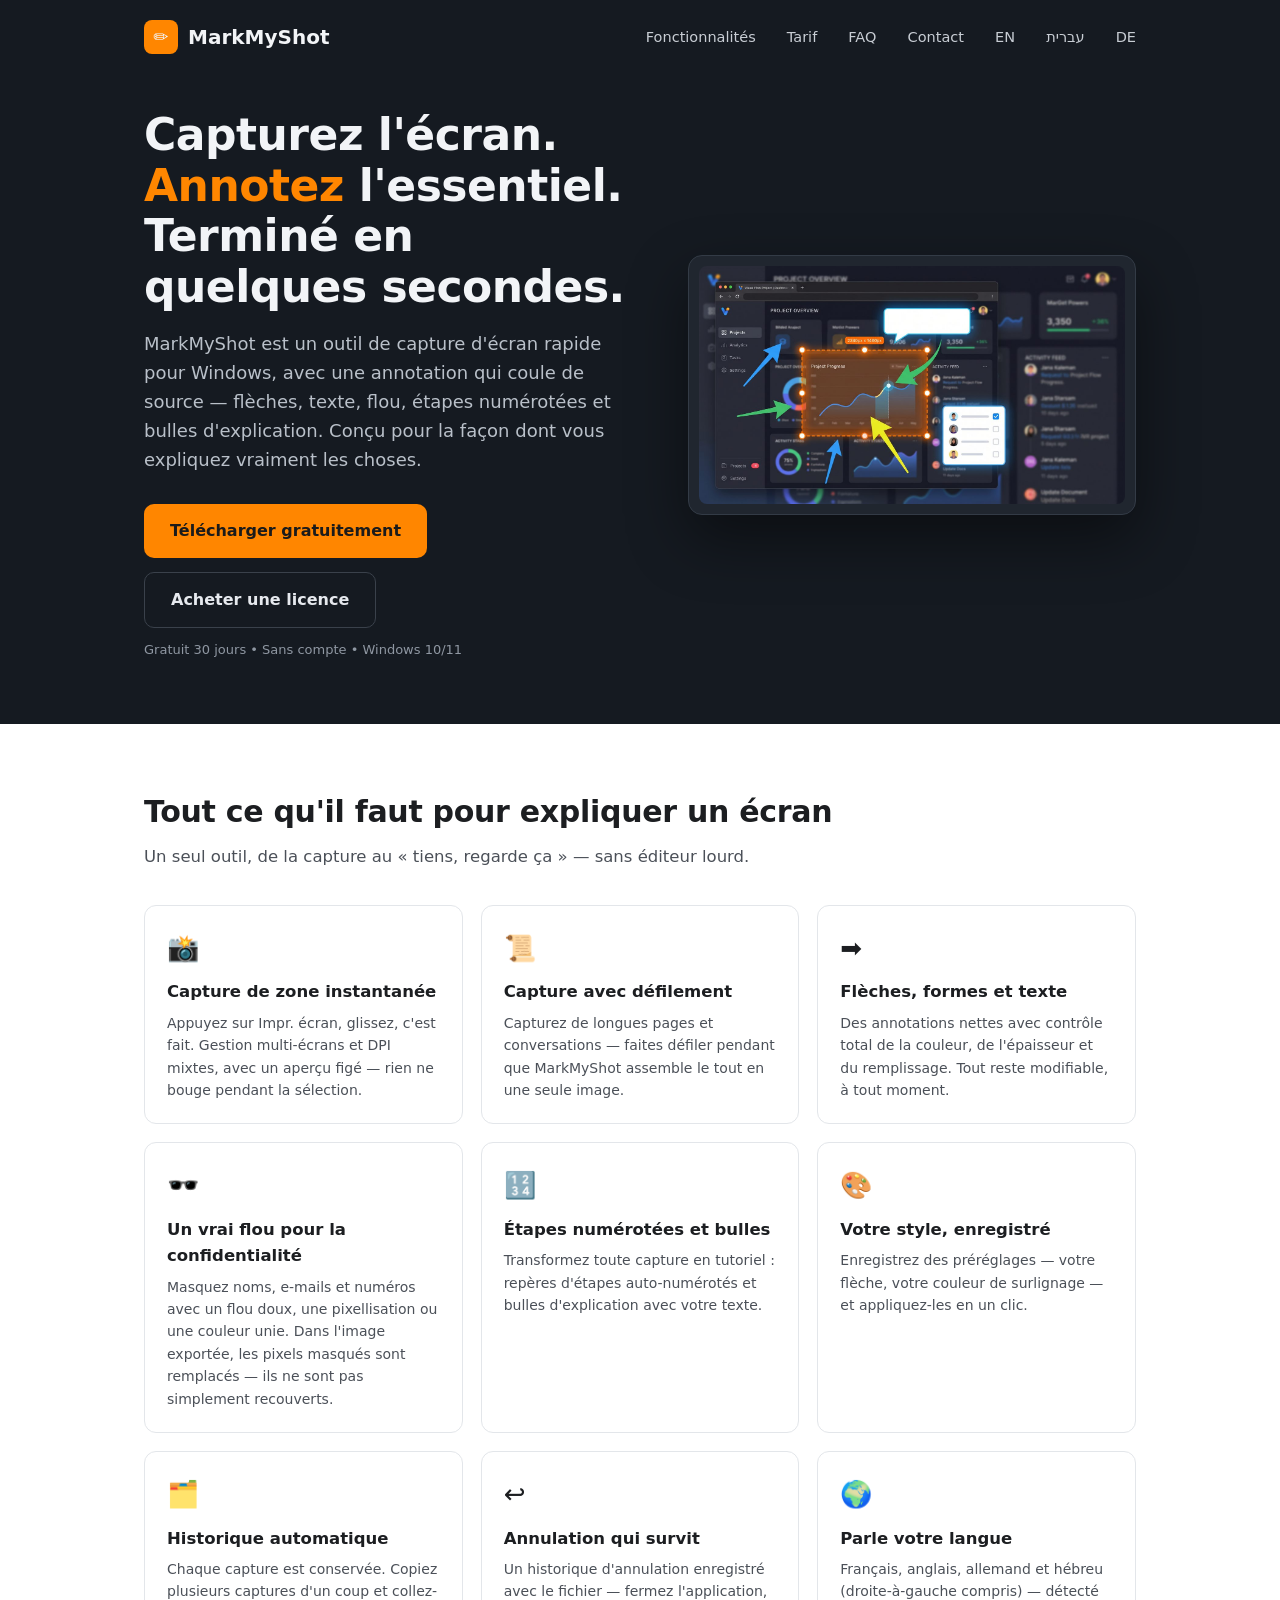
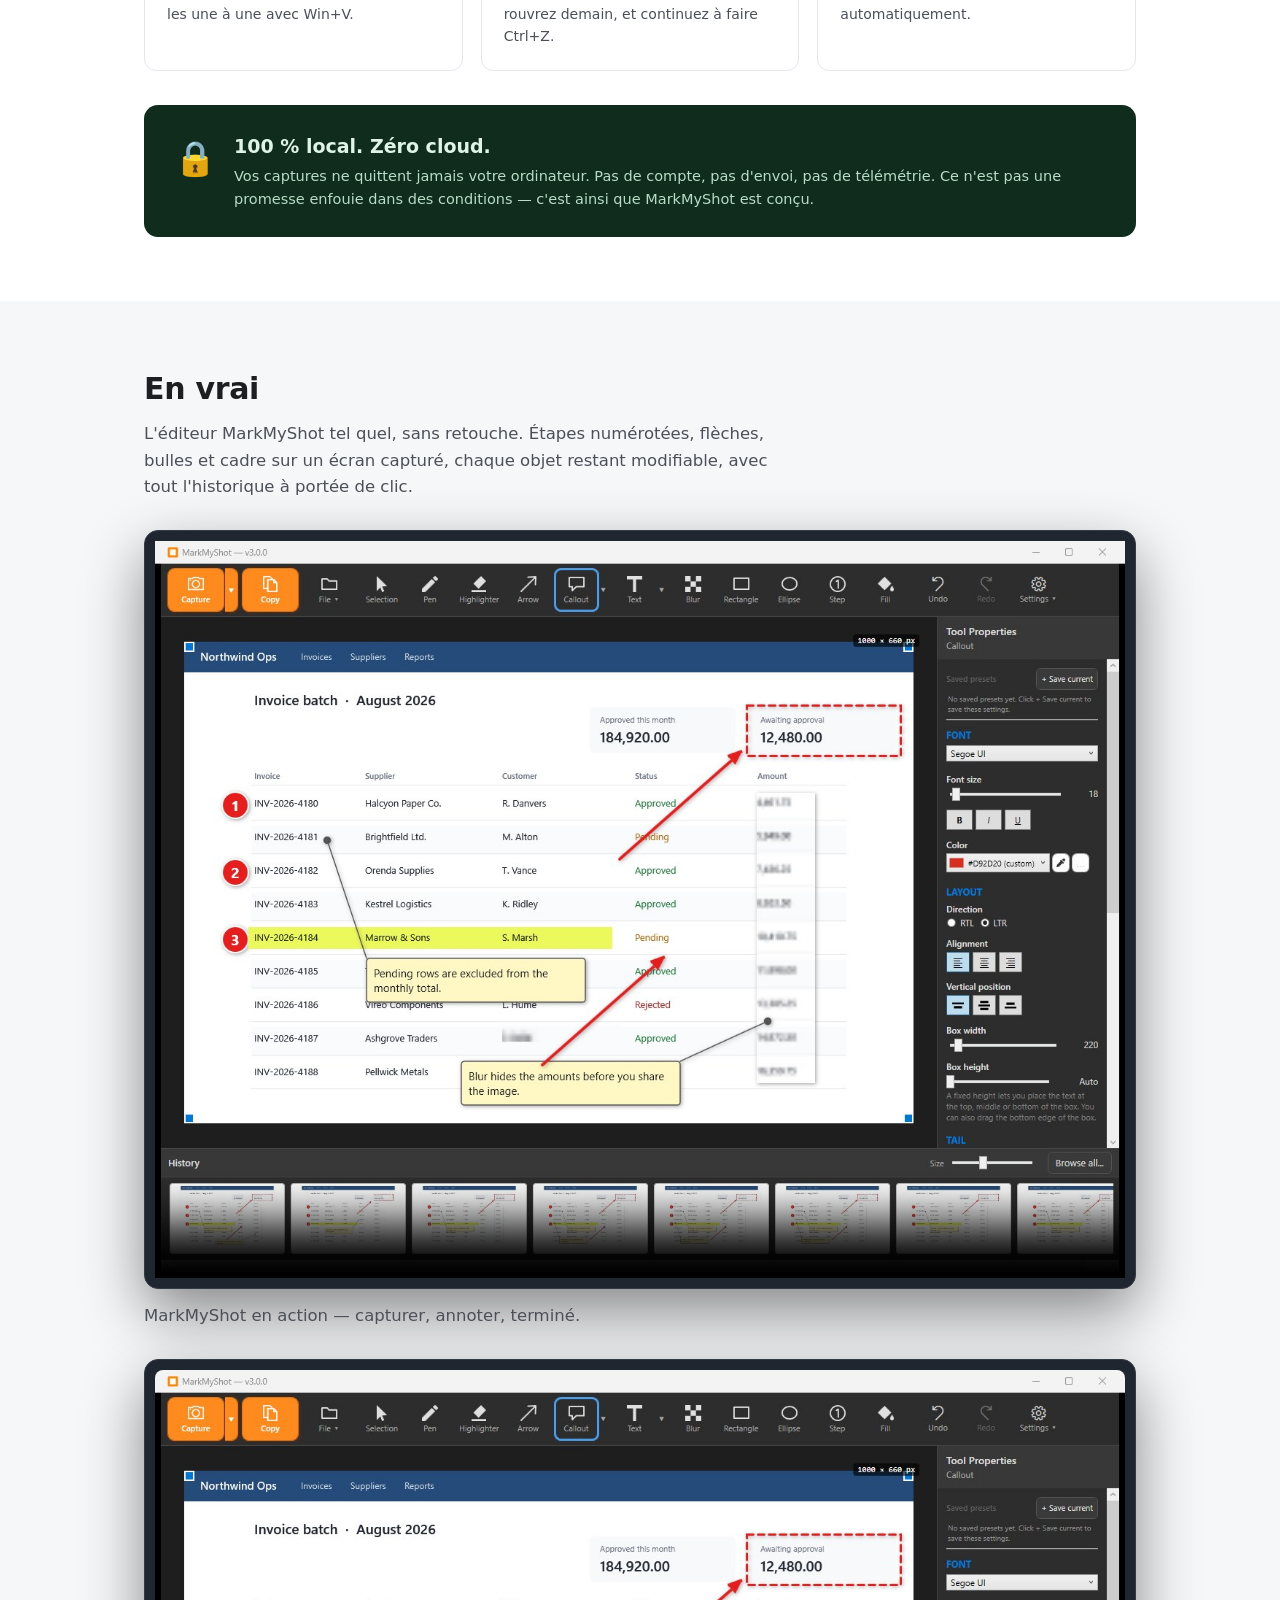
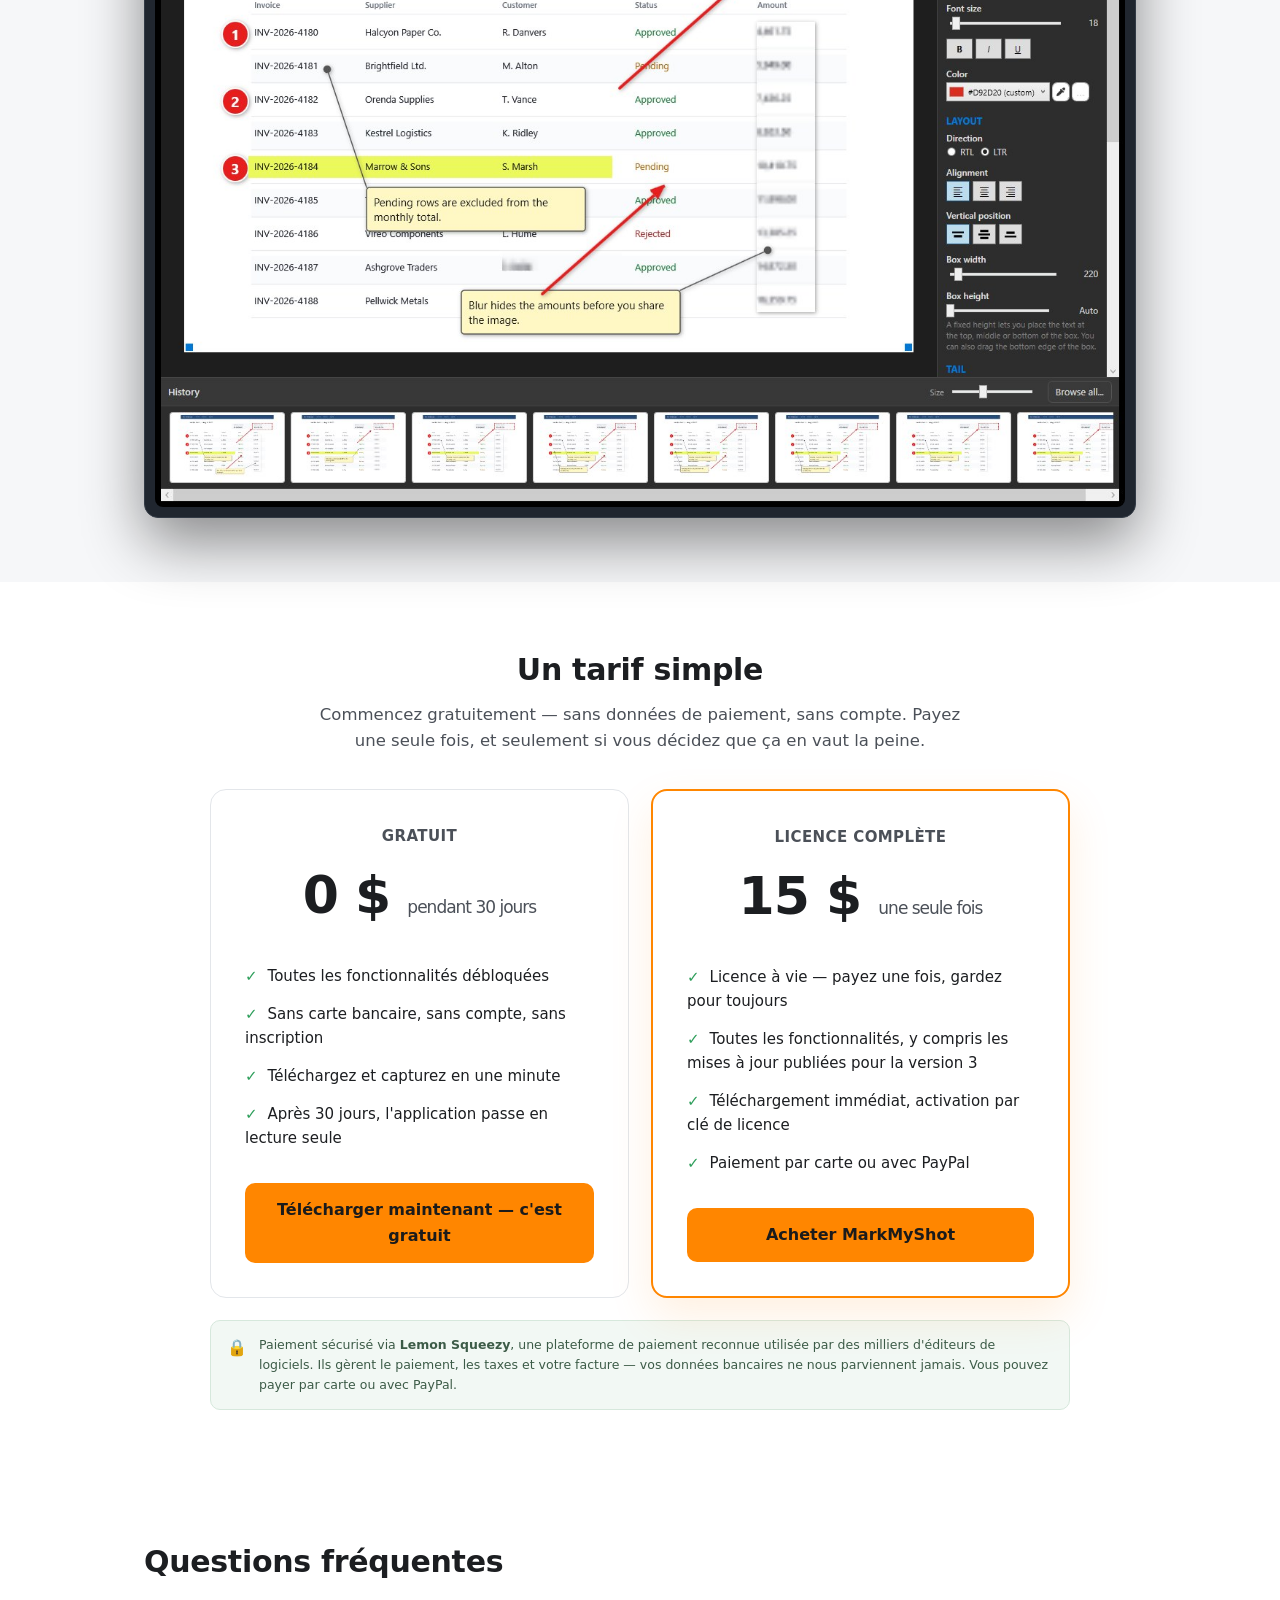
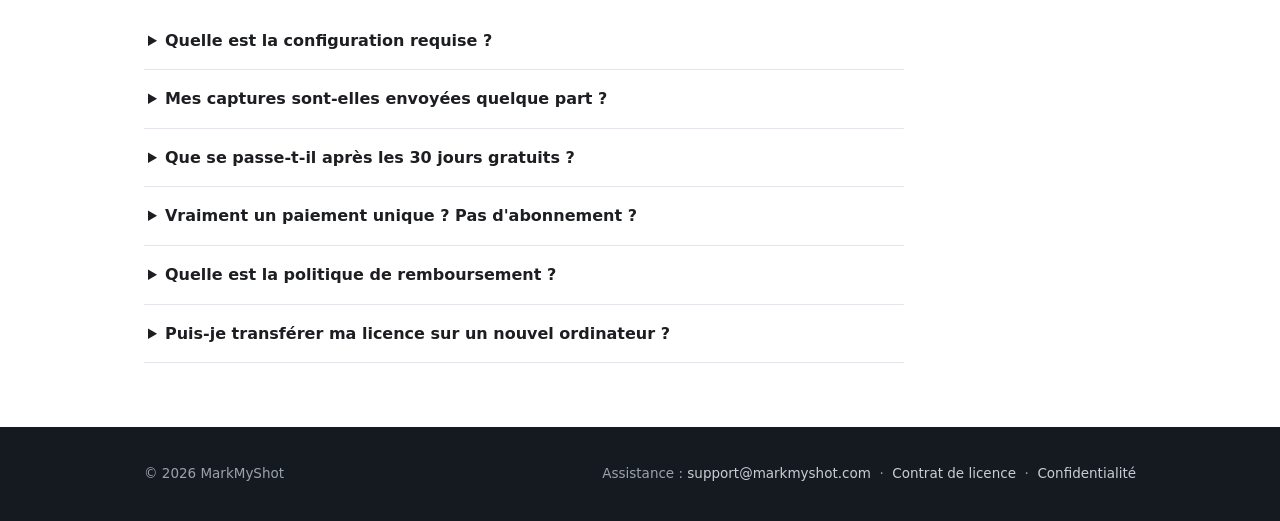
<file: fr.html>
<!DOCTYPE html>
<html lang="fr">
<head>
<meta charset="utf-8">
<meta name="viewport" content="width=device-width, initial-scale=1">
<title>MarkMyShot — Capturez, Annotez, Terminé</title>
<meta name="description" content="MarkMyShot est un outil de capture d'écran rapide pour Windows avec annotation puissante : flèches, texte, flou, étapes numérotées et bulles. 100 % local — vos captures ne quittent jamais votre ordinateur.">
<link rel="canonical" href="https://markmyshot.com/fr.html">
<link rel="alternate" hreflang="en" href="https://markmyshot.com/">
<link rel="alternate" hreflang="he" href="https://markmyshot.com/he.html">
<link rel="alternate" hreflang="fr" href="https://markmyshot.com/fr.html">
<link rel="alternate" hreflang="de" href="https://markmyshot.com/de.html">
<link rel="alternate" hreflang="x-default" href="https://markmyshot.com/">
<meta property="og:type" content="website">
<meta property="og:title" content="MarkMyShot — Capturez, Annotez, Terminé">
<meta property="og:description" content="Outil de capture d'écran rapide pour Windows avec annotation sans effort. 100 % local. Essai gratuit de 30 jours.">
<meta property="og:url" content="https://markmyshot.com/fr.html">
<meta property="og:image" content="https://markmyshot.com/hero.jpg">
<link rel="stylesheet" href="style.css">
</head>
<body>

<header>
  <div class="wrap">
    <nav>
      <a class="logo" href="fr.html"><span class="logo-mark">✏️</span> MarkMyShot</a>
      <div class="links">
        <a href="#features">Fonctionnalités</a>
        <a href="#pricing">Tarif</a>
        <a href="#faq">FAQ</a>
        <a href="mailto:support@markmyshot.com">Contact</a>
        <a href="index.html" lang="en">EN</a>
        <a href="he.html" lang="he">עברית</a>
        <a href="de.html" lang="de">DE</a>
      </div>
    </nav>
    <div class="hero">
      <div>
        <h1>Capturez l'écran.<br><em>Annotez</em> l'essentiel.<br>Terminé en quelques secondes.</h1>
        <p class="sub">MarkMyShot est un outil de capture d'écran rapide pour Windows, avec une annotation qui coule de source — flèches, texte, flou, étapes numérotées et bulles d'explication. Conçu pour la façon dont vous expliquez vraiment les choses.</p>
        <div class="cta-row">
          <a class="btn btn-primary" href="#pricing">Télécharger gratuitement</a>
          <a class="btn btn-ghost" href="#pricing">Acheter une licence</a>
        </div>
        <p class="cta-note">Gratuit 30 jours • Sans compte • Windows 10/11</p>
      </div>
      <div class="shot-frame">
        <img src="hero.jpg" alt="MarkMyShot capturant un tableau de bord : cadre de sélection avec dimensions, flèches colorées, bulle d'explication et liste de contrôle">
      </div>
    </div>
  </div>
</header>

<section id="features">
  <div class="wrap">
    <h2>Tout ce qu'il faut pour expliquer un écran</h2>
    <p class="lead">Un seul outil, de la capture au « tiens, regarde ça » — sans éditeur lourd.</p>
    <div class="grid">
      <div class="card"><div class="ico">📸</div><h3>Capture de zone instantanée</h3><p>Appuyez sur Impr. écran, glissez, c'est fait. Gestion multi-écrans et DPI mixtes, avec un aperçu figé — rien ne bouge pendant la sélection.</p></div>
      <div class="card"><div class="ico">📜</div><h3>Capture avec défilement</h3><p>Capturez de longues pages et conversations — faites défiler pendant que MarkMyShot assemble le tout en une seule image.</p></div>
      <div class="card"><div class="ico">➡️</div><h3>Flèches, formes et texte</h3><p>Des annotations nettes avec contrôle total de la couleur, de l'épaisseur et du remplissage. Tout reste modifiable, à tout moment.</p></div>
      <div class="card"><div class="ico">🕶️</div><h3>Un vrai flou pour la confidentialité</h3><p>Masquez noms, e-mails et numéros avec un flou doux, une pixellisation ou une couleur unie. Dans l'image exportée, les pixels masqués sont remplacés — ils ne sont pas simplement recouverts.</p></div>
      <div class="card"><div class="ico">🔢</div><h3>Étapes numérotées et bulles</h3><p>Transformez toute capture en tutoriel : repères d'étapes auto-numérotés et bulles d'explication avec votre texte.</p></div>
      <div class="card"><div class="ico">🎨</div><h3>Votre style, enregistré</h3><p>Enregistrez des préréglages — votre flèche, votre couleur de surlignage — et appliquez-les en un clic.</p></div>
      <div class="card"><div class="ico">🗂️</div><h3>Historique automatique</h3><p>Chaque capture est conservée. Copiez plusieurs captures d'un coup et collez-les une à une avec Win+V.</p></div>
      <div class="card"><div class="ico">↩️</div><h3>Annulation qui survit</h3><p>Un historique d'annulation enregistré avec le fichier — fermez l'application, rouvrez demain, et continuez à faire Ctrl+Z.</p></div>
      <div class="card"><div class="ico">🌍</div><h3>Parle votre langue</h3><p>Français, anglais, allemand et hébreu (droite-à-gauche compris) — détecté automatiquement.</p></div>
    </div>

    <div class="privacy">
      <div class="lock">🔒</div>
      <div>
        <h3>100 % local. Zéro cloud.</h3>
        <p>Vos captures ne quittent jamais votre ordinateur. Pas de compte, pas d'envoi, pas de télémétrie. Ce n'est pas une promesse enfouie dans des conditions — c'est ainsi que MarkMyShot est conçu.</p>
      </div>
    </div>
  </div>
</section>

<section class="alt" id="in-action">
  <div class="wrap">
    <h2>En vrai</h2>
    <p class="lead">L'éditeur MarkMyShot tel quel, sans retouche. Étapes numérotées, flèches, bulles et cadre sur un écran capturé, chaque objet restant modifiable, avec tout l'historique à portée de clic.</p>
    <div class="shot-frame" style="margin-top:30px">
      <video src="demo.mp4" poster="editor.jpg" controls preload="none" playsinline
             aria-label="Vidéo de démonstration de MarkMyShot"
             style="width:100%;display:block"></video>
    </div>
    <p class="lead" style="margin-top:14px">MarkMyShot en action — capturer, annoter, terminé.</p>
    <div class="shot-frame" style="margin-top:30px">
      <img src="editor.jpg" alt="Fenêtre de l'éditeur MarkMyShot : barre d'outils, écran annoté avec étapes, flèches et bulles, panneau de propriétés et bande d'historique">
    </div>
  </div>
</section>

<section id="pricing">
  <div class="wrap">
    <h2 style="text-align:center">Un tarif simple</h2>
    <p class="lead" style="text-align:center;margin:0 auto">Commencez gratuitement — sans données de paiement, sans compte. Payez une seule fois, et seulement si vous décidez que ça en vaut la peine.</p>
    <div class="price-grid">
      <div class="price-box">
        <div class="plan-name">Gratuit</div>
        <div class="price">0 $ <small>pendant 30 jours</small></div>
        <ul>
          <li>Toutes les fonctionnalités débloquées</li>
          <li>Sans carte bancaire, sans compte, sans inscription</li>
          <li>Téléchargez et capturez en une minute</li>
          <li>Après 30 jours, l'application passe en lecture seule</li>
        </ul>
        <a class="btn btn-primary" href="MarkMyShot.exe" download style="width:100%">Télécharger maintenant — c'est gratuit</a>
      </div>
      <div class="price-box featured">
        <div class="plan-name">Licence complète</div>
        <div class="price">15 $ <small>une seule fois</small></div>
        <ul>
          <li>Licence à vie — payez une fois, gardez pour toujours</li>
          <li>Toutes les fonctionnalités, y compris les mises à jour publiées pour la version 3</li>
          <li>Téléchargement immédiat, activation par clé de licence</li>
          <li>Paiement par carte ou avec PayPal</li>
        </ul>
        <a class="btn btn-primary" href="https://markmyshot.lemonsqueezy.com/checkout/buy/40103c09-baea-47e1-b508-08ca0bba4fe6" style="width:100%">Acheter MarkMyShot</a>
      </div>
    </div>
    <div class="trust">
      <div>🔒</div>
      <p>Paiement sécurisé via <strong>Lemon Squeezy</strong>, une plateforme de paiement reconnue utilisée par des milliers d'éditeurs de logiciels. Ils gèrent le paiement, les taxes et votre facture — vos données bancaires ne nous parviennent jamais. Vous pouvez payer par carte ou avec PayPal.</p>
    </div>
  </div>
</section>

<section id="faq">
  <div class="wrap">
    <h2>Questions fréquentes</h2>
    <div class="faq">
      <details>
        <summary>Quelle est la configuration requise ?</summary>
        <p>Windows 10 ou Windows 11, 64 bits. Aucune installation supplémentaire — téléchargez, lancez, capturez.</p>
      </details>
      <details>
        <summary>Mes captures sont-elles envoyées quelque part ?</summary>
        <p>Jamais. Vos captures sont enregistrées dans un dossier de votre disque, et c'est le seul endroit où elles existent. L'application se connecte à Internet pour une seule chose : vérifier votre clé de licence au moment de l'activation.</p>
      </details>
      <details>
        <summary>Que se passe-t-il après les 30 jours gratuits ?</summary>
        <p>L'application passe en lecture seule. Vous pouvez toujours ouvrir MarkMyShot et parcourir tout ce que vous avez capturé, et vos fichiers restent sur votre disque exactement où ils étaient — rien n'est supprimé. Dans MarkMyShot, la capture, la modification, l'enregistrement, l'export et la copie nécessitent une licence.</p>
      </details>
      <details>
        <summary>Vraiment un paiement unique ? Pas d'abonnement ?</summary>
        <p>Oui. Un seul paiement, une licence à vie, et les mises à jour publiées pour la version 3 sont incluses. Une future version majeure, s'il y en a une, n'est pas incluse.</p>
      </details>
      <details>
        <summary>Quelle est la politique de remboursement ?</summary>
        <p>Le paiement est géré par Lemon Squeezy, le vendeur officiel, et toute demande de remboursement relève de leur politique. C'est précisément à cela que sert la période d'essai : 30 jours, toutes les fonctionnalités, pour être sûr avant de payer.</p>
      </details>
      <details>
        <summary>Puis-je transférer ma licence sur un nouvel ordinateur ?</summary>
        <p>Oui — désactivez-la dans l'application (fenêtre Licence) et activez-la sur la nouvelle machine avec la même clé.</p>
      </details>
    </div>
  </div>
</section>

<footer>
  <div class="wrap">
    <div class="cols">
      <div>© 2026 MarkMyShot</div>
      <div>
        Assistance : <a href="mailto:support@markmyshot.com">support@markmyshot.com</a>
        &nbsp;·&nbsp; <a href="eula.html">Contrat de licence</a>
        &nbsp;·&nbsp; <a href="privacy.html">Confidentialité</a>
      </div>
    </div>
  </div>
</footer>

</body>
</html>
</file>
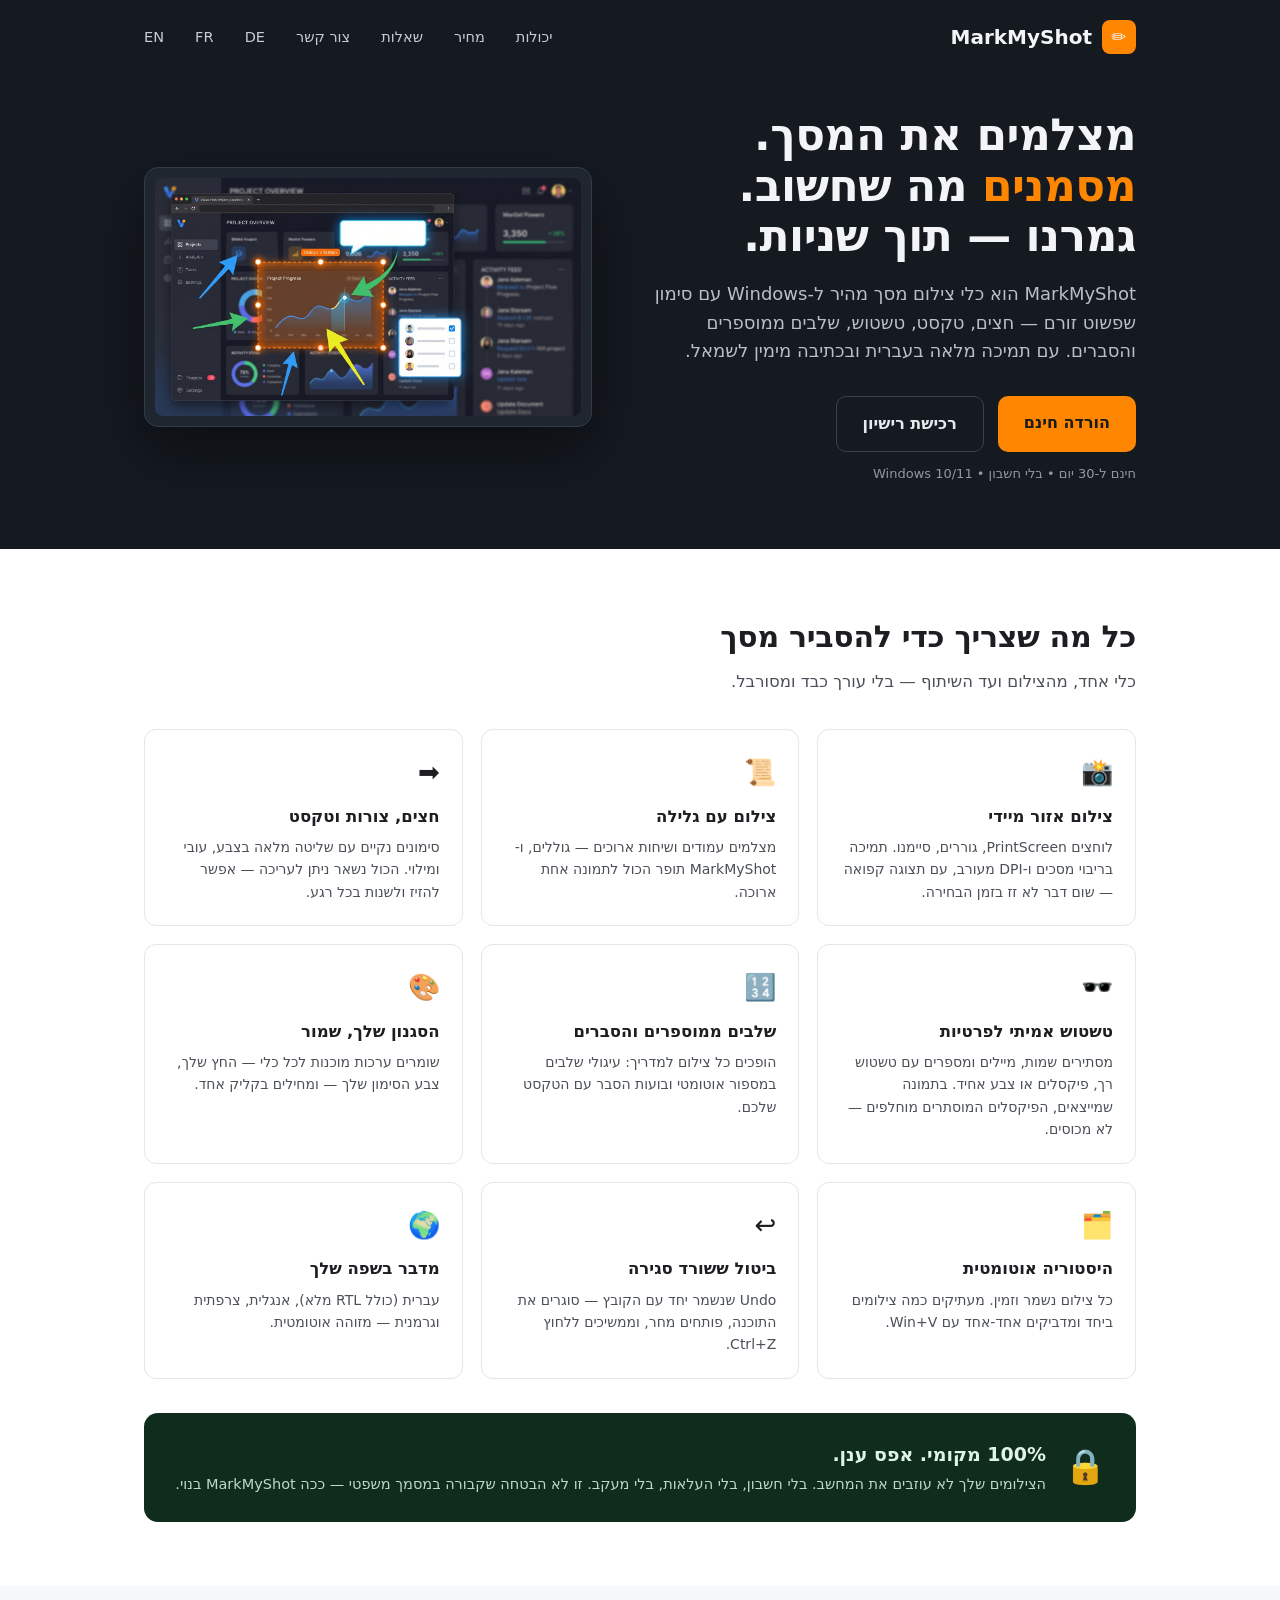
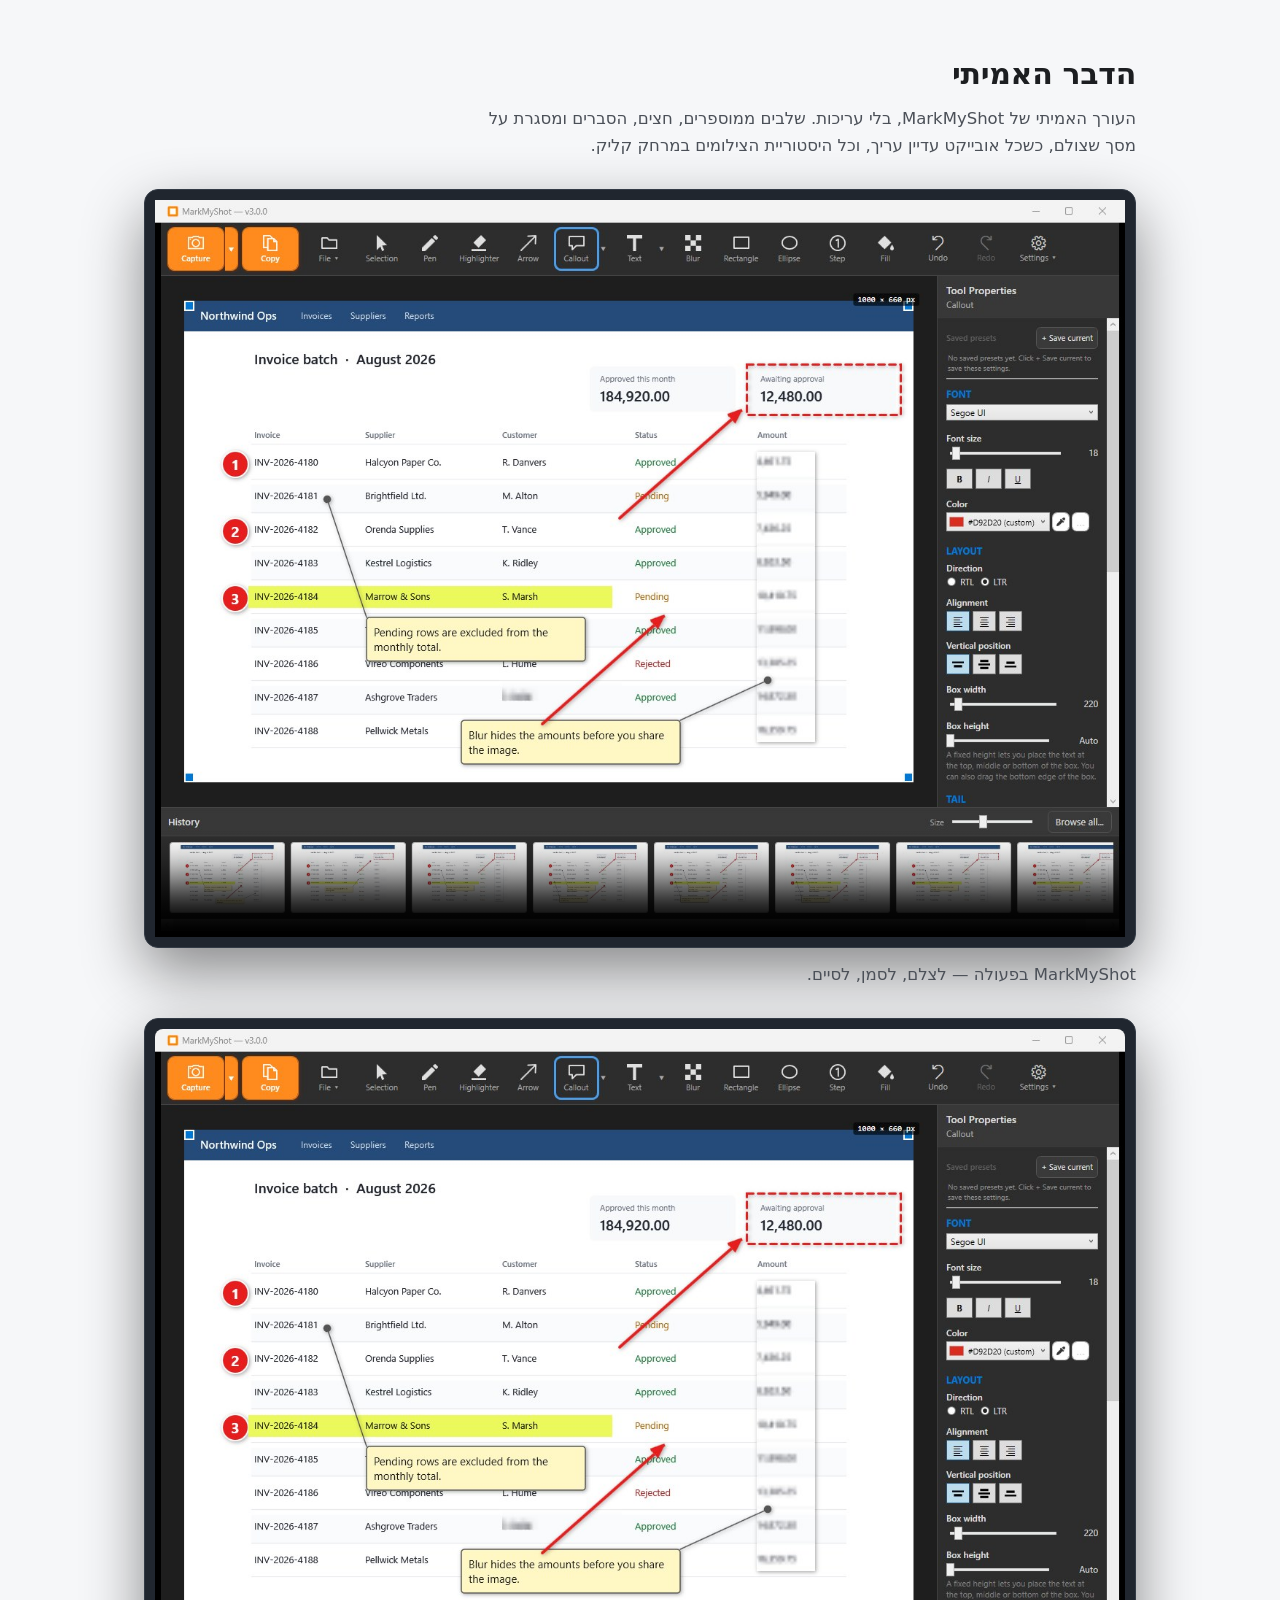
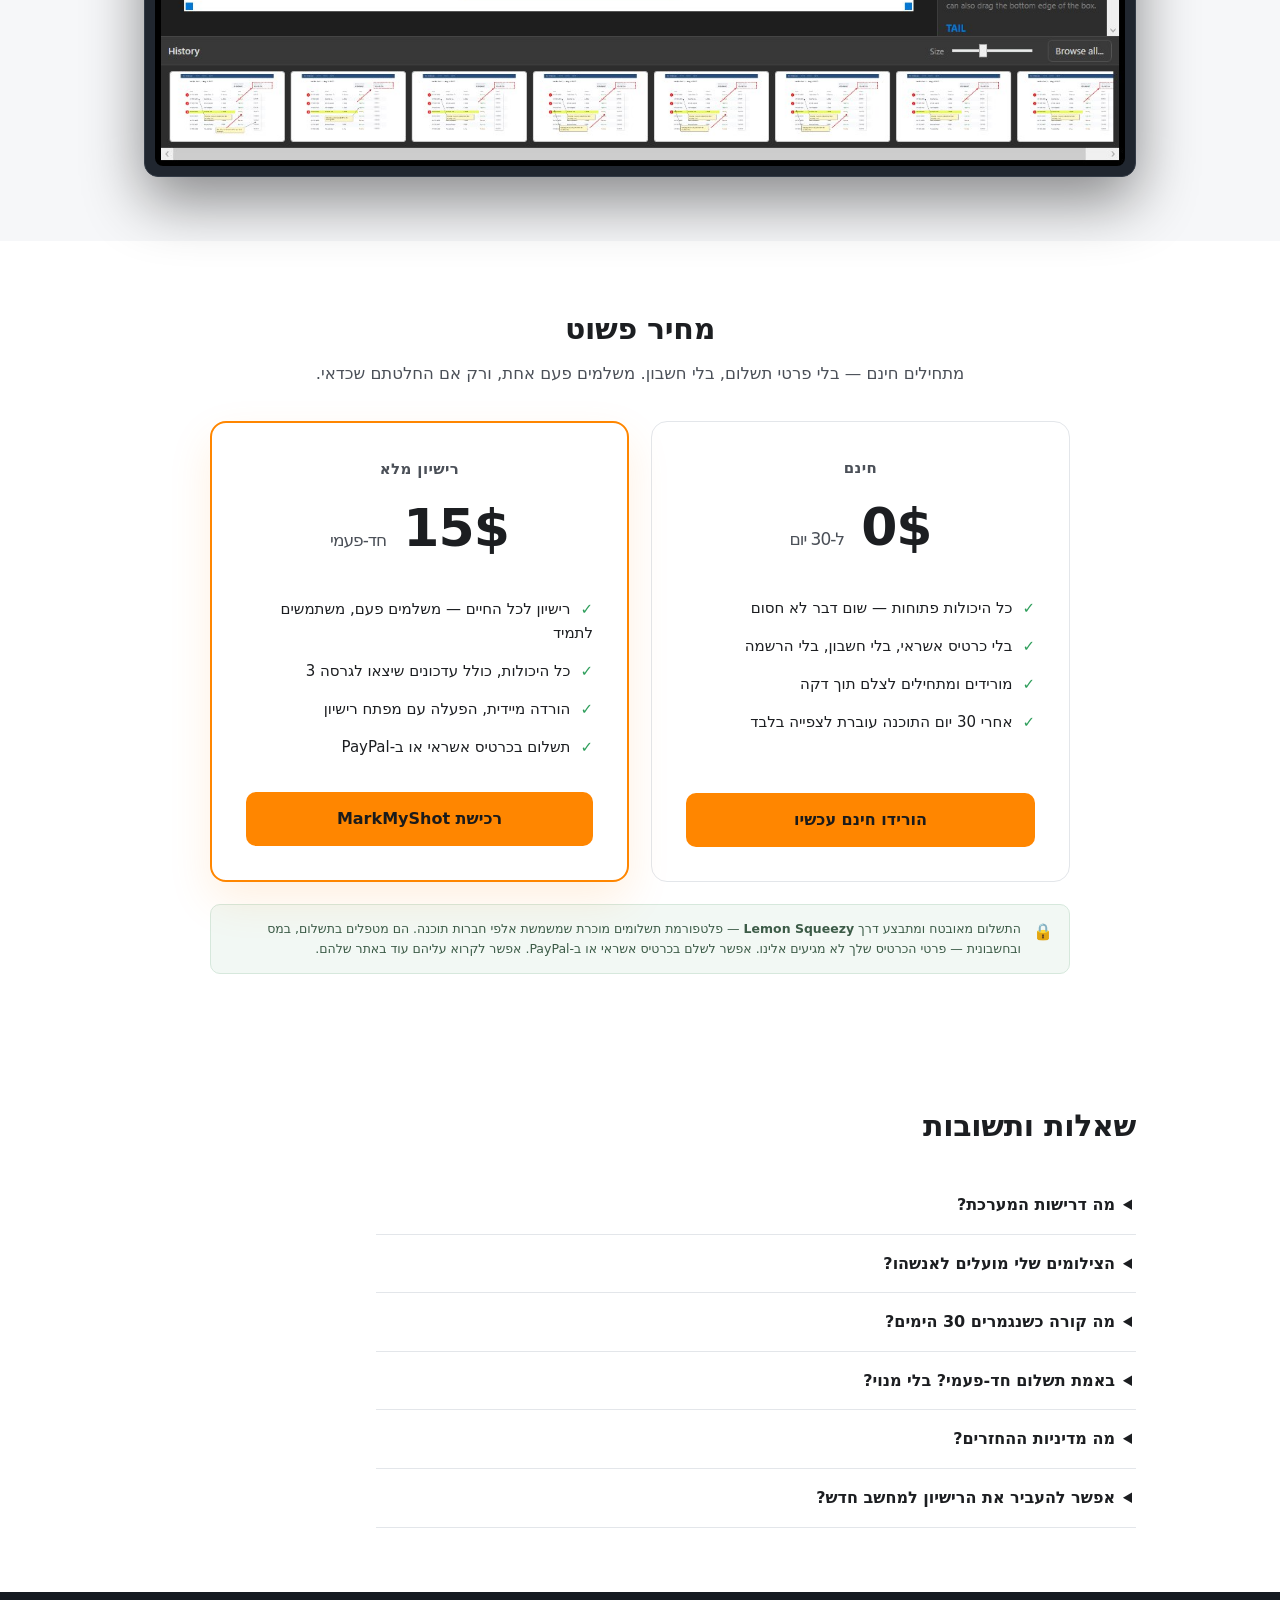
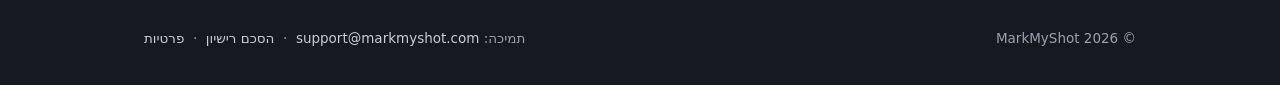
<file: he.html>
<!DOCTYPE html>
<html lang="he" dir="rtl">
<head>
<meta charset="utf-8">
<meta name="viewport" content="width=device-width, initial-scale=1">
<title>MarkMyShot — מצלמים, מסמנים, גמרנו</title>
<meta name="description" content="MarkMyShot הוא כלי צילום מסך מהיר ל-Windows עם סימון קל ועוצמתי: חצים, טקסט, טשטוש, שלבים ממוספרים והסברים. 100% מקומי — הצילומים לא עוזבים את המחשב.">
<link rel="canonical" href="https://markmyshot.com/he.html">
<link rel="alternate" hreflang="en" href="https://markmyshot.com/">
<link rel="alternate" hreflang="he" href="https://markmyshot.com/he.html">
<link rel="alternate" hreflang="fr" href="https://markmyshot.com/fr.html">
<link rel="alternate" hreflang="de" href="https://markmyshot.com/de.html">
<link rel="alternate" hreflang="x-default" href="https://markmyshot.com/">
<meta property="og:type" content="website">
<meta property="og:title" content="MarkMyShot — מצלמים, מסמנים, גמרנו">
<meta property="og:description" content="כלי צילום מסך מהיר ל-Windows עם סימון קל: חצים, טקסט, טשטוש, שלבים והסברים. 100% מקומי. ניסיון חינם 30 יום.">
<meta property="og:url" content="https://markmyshot.com/he.html">
<meta property="og:image" content="https://markmyshot.com/hero.jpg">
<link rel="stylesheet" href="style.css">
</head>
<body>

<header>
  <div class="wrap">
    <nav>
      <a class="logo" href="he.html"><span class="logo-mark">✏️</span> MarkMyShot</a>
      <div class="links">
        <a href="#features">יכולות</a>
        <a href="#pricing">מחיר</a>
        <a href="#faq">שאלות</a>
        <a href="mailto:support@markmyshot.com">צור קשר</a>
        <a href="index.html" lang="en">EN</a>
        <a href="fr.html" lang="fr">FR</a>
        <a href="de.html" lang="de">DE</a>
      </div>
    </nav>
    <div class="hero">
      <div>
        <h1>מצלמים את המסך.<br><em>מסמנים</em> מה שחשוב.<br>גמרנו — תוך שניות.</h1>
        <p class="sub">MarkMyShot הוא כלי צילום מסך מהיר ל-Windows עם סימון שפשוט זורם — חצים, טקסט, טשטוש, שלבים ממוספרים והסברים. עם תמיכה מלאה בעברית ובכתיבה מימין לשמאל.</p>
        <div class="cta-row">
          <a class="btn btn-primary" href="#pricing">הורדה חינם</a>
          <a class="btn btn-ghost" href="#pricing">רכישת רישיון</a>
        </div>
        <p class="cta-note">חינם ל-30 יום • בלי חשבון • Windows 10/11</p>
      </div>
      <div class="shot-frame">
        <img src="hero.jpg" alt="MarkMyShot מצלם דשבורד: מסגרת בחירה עם מידות, חצים צבעוניים, בועת הסבר ורשימת משימות">
      </div>
    </div>
  </div>
</header>

<section id="features">
  <div class="wrap">
    <h2>כל מה שצריך כדי להסביר מסך</h2>
    <p class="lead">כלי אחד, מהצילום ועד השיתוף — בלי עורך כבד ומסורבל.</p>
    <div class="grid">
      <div class="card"><div class="ico">📸</div><h3>צילום אזור מיידי</h3><p>לוחצים PrintScreen, גוררים, סיימנו. תמיכה בריבוי מסכים ו-DPI מעורב, עם תצוגה קפואה — שום דבר לא זז בזמן הבחירה.</p></div>
      <div class="card"><div class="ico">📜</div><h3>צילום עם גלילה</h3><p>מצלמים עמודים ושיחות ארוכים — גוללים, ו-MarkMyShot תופר הכול לתמונה אחת ארוכה.</p></div>
      <div class="card"><div class="ico">➡️</div><h3>חצים, צורות וטקסט</h3><p>סימונים נקיים עם שליטה מלאה בצבע, עובי ומילוי. הכול נשאר ניתן לעריכה — אפשר להזיז ולשנות בכל רגע.</p></div>
      <div class="card"><div class="ico">🕶️</div><h3>טשטוש אמיתי לפרטיות</h3><p>מסתירים שמות, מיילים ומספרים עם טשטוש רך, פיקסלים או צבע אחיד. בתמונה שמייצאים, הפיקסלים המוסתרים מוחלפים — לא מכוסים.</p></div>
      <div class="card"><div class="ico">🔢</div><h3>שלבים ממוספרים והסברים</h3><p>הופכים כל צילום למדריך: עיגולי שלבים במספור אוטומטי ובועות הסבר עם הטקסט שלכם.</p></div>
      <div class="card"><div class="ico">🎨</div><h3>הסגנון שלך, שמור</h3><p>שומרים ערכות מוכנות לכל כלי — החץ שלך, צבע הסימון שלך — ומחילים בקליק אחד.</p></div>
      <div class="card"><div class="ico">🗂️</div><h3>היסטוריה אוטומטית</h3><p>כל צילום נשמר וזמין. מעתיקים כמה צילומים ביחד ומדביקים אחד-אחד עם Win+V.</p></div>
      <div class="card"><div class="ico">↩️</div><h3>ביטול ששורד סגירה</h3><p>Undo שנשמר יחד עם הקובץ — סוגרים את התוכנה, פותחים מחר, וממשיכים ללחוץ Ctrl+Z.</p></div>
      <div class="card"><div class="ico">🌍</div><h3>מדבר בשפה שלך</h3><p>עברית (כולל RTL מלא), אנגלית, צרפתית וגרמנית — מזוהה אוטומטית.</p></div>
    </div>

    <div class="privacy">
      <div class="lock">🔒</div>
      <div>
        <h3>100% מקומי. אפס ענן.</h3>
        <p>הצילומים שלך לא עוזבים את המחשב. בלי חשבון, בלי העלאות, בלי מעקב. זו לא הבטחה שקבורה במסמך משפטי — ככה MarkMyShot בנוי.</p>
      </div>
    </div>
  </div>
</section>

<section class="alt" id="in-action">
  <div class="wrap">
    <h2>הדבר האמיתי</h2>
    <p class="lead">העורך האמיתי של MarkMyShot, בלי עריכות. שלבים ממוספרים, חצים, הסברים ומסגרת על מסך שצולם, כשכל אובייקט עדיין עריך, וכל היסטוריית הצילומים במרחק קליק.</p>
    <div class="shot-frame" style="margin-top:30px">
      <video src="demo.mp4" poster="editor.jpg" controls preload="none" playsinline
             aria-label="סרטון הדגמה של MarkMyShot מצלם ומסמן מסך"
             style="width:100%;display:block"></video>
    </div>
    <p class="lead" style="margin-top:14px">MarkMyShot בפעולה — לצלם, לסמן, לסיים.</p>
    <div class="shot-frame" style="margin-top:30px">
      <img src="editor.jpg" alt="חלון העורך של MarkMyShot: סרגל כלים, מסך מסומן עם שלבים, חצים והסברים, פאנל המאפיינים ופס ההיסטוריה">
    </div>
  </div>
</section>

<section id="pricing">
  <div class="wrap">
    <h2 style="text-align:center">מחיר פשוט</h2>
    <p class="lead" style="text-align:center;margin:0 auto">מתחילים חינם — בלי פרטי תשלום, בלי חשבון. משלמים פעם אחת, ורק אם החלטתם שכדאי.</p>
    <div class="price-grid">
      <div class="price-box">
        <div class="plan-name">חינם</div>
        <div class="price">0$ <small>ל-30 יום</small></div>
        <ul>
          <li>כל היכולות פתוחות — שום דבר לא חסום</li>
          <li>בלי כרטיס אשראי, בלי חשבון, בלי הרשמה</li>
          <li>מורידים ומתחילים לצלם תוך דקה</li>
          <li>אחרי 30 יום התוכנה עוברת לצפייה בלבד</li>
        </ul>
        <!-- TODO: קישור הורדה -->
        <a class="btn btn-primary" href="MarkMyShot.exe" download style="width:100%">הורידו חינם עכשיו</a>
      </div>
      <div class="price-box featured">
        <div class="plan-name">רישיון מלא</div>
        <div class="price">15$ <small>חד-פעמי</small></div>
        <ul>
          <li>רישיון לכל החיים — משלמים פעם, משתמשים לתמיד</li>
          <li>כל היכולות, כולל עדכונים שיצאו לגרסה 3</li>
          <li>הורדה מיידית, הפעלה עם מפתח רישיון</li>
          <li>תשלום בכרטיס אשראי או ב-PayPal</li>
        </ul>
        <!-- TODO: קישור לחנות -->
        <a class="btn btn-primary" href="https://markmyshot.lemonsqueezy.com/checkout/buy/40103c09-baea-47e1-b508-08ca0bba4fe6" style="width:100%">רכישת MarkMyShot</a>
      </div>
    </div>
    <div class="trust">
      <div>🔒</div>
      <p>התשלום מאובטח ומתבצע דרך <strong>Lemon Squeezy</strong> — פלטפורמת תשלומים מוכרת שמשמשת אלפי חברות תוכנה. הם מטפלים בתשלום, במס ובחשבונית — פרטי הכרטיס שלך לא מגיעים אלינו. אפשר לשלם בכרטיס אשראי או ב-PayPal. אפשר לקרוא עליהם עוד באתר שלהם.</p>
    </div>
  </div>
</section>

<section id="faq">
  <div class="wrap">
    <h2>שאלות ותשובות</h2>
    <div class="faq">
      <details>
        <summary>מה דרישות המערכת?</summary>
        <p>Windows 10 או Windows 11, גרסת 64-ביט. בלי התקנות נוספות — מורידים, מריצים, מצלמים.</p>
      </details>
      <details>
        <summary>הצילומים שלי מועלים לאנשהו?</summary>
        <p>אף פעם. הצילומים נשמרים בתיקייה שבחרתם בדיסק שלכם — וזה המקום היחיד שבו הם קיימים. פנייה לרשת נעשית לדבר אחד בלבד: אימות מפתח הרישיון ברגע ההפעלה.</p>
      </details>
      <details>
        <summary>מה קורה כשנגמרים 30 הימים?</summary>
        <p>התוכנה עוברת למצב צפייה בלבד. אפשר להמשיך לפתוח את MarkMyShot ולעבור על כל מה שצילמתם, והקבצים נשארים אצלכם בדיסק בדיוק איפה שהיו — שום דבר לא נמחק. בתוך MarkMyShot עצמה, צילום, עריכה, שמירה, ייצוא והעתקה ללוח דורשים רישיון.</p>
      </details>
      <details>
        <summary>באמת תשלום חד-פעמי? בלי מנוי?</summary>
        <p>כן. תשלום אחד, רישיון לכל החיים, ועדכונים שיצאו לגרסה 3 כלולים. גרסה עתידית גדולה, אם תצא אי פעם, אינה כלולה.</p>
      </details>
      <details>
        <summary>מה מדיניות ההחזרים?</summary>
        <p>התשלום מתבצע דרך Lemon Squeezy, שהם המוכר הרשמי, וכל בקשת החזר נדונה לפי המדיניות שלהם. בדיוק בשביל זה קיימת תקופת הניסיון: 30 יום עם כל היכולות פתוחות, כדי שתדעו לפני שאתם משלמים.</p>
      </details>
      <details>
        <summary>אפשר להעביר את הרישיון למחשב חדש?</summary>
        <p>כן — מבטלים את ההפעלה בתוכנה (חלון "רישיון") ומפעילים במחשב החדש עם אותו מפתח.</p>
      </details>
    </div>
  </div>
</section>

<footer>
  <div class="wrap">
    <div class="cols">
      <div>© 2026 MarkMyShot</div>
      <div>
        תמיכה: <a href="mailto:support@markmyshot.com">support@markmyshot.com</a>
        &nbsp;·&nbsp; <a href="eula.html">הסכם רישיון</a>
        &nbsp;·&nbsp; <a href="privacy.html">פרטיות</a>
      </div>
    </div>
  </div>
</footer>

</body>
</html>
</file>
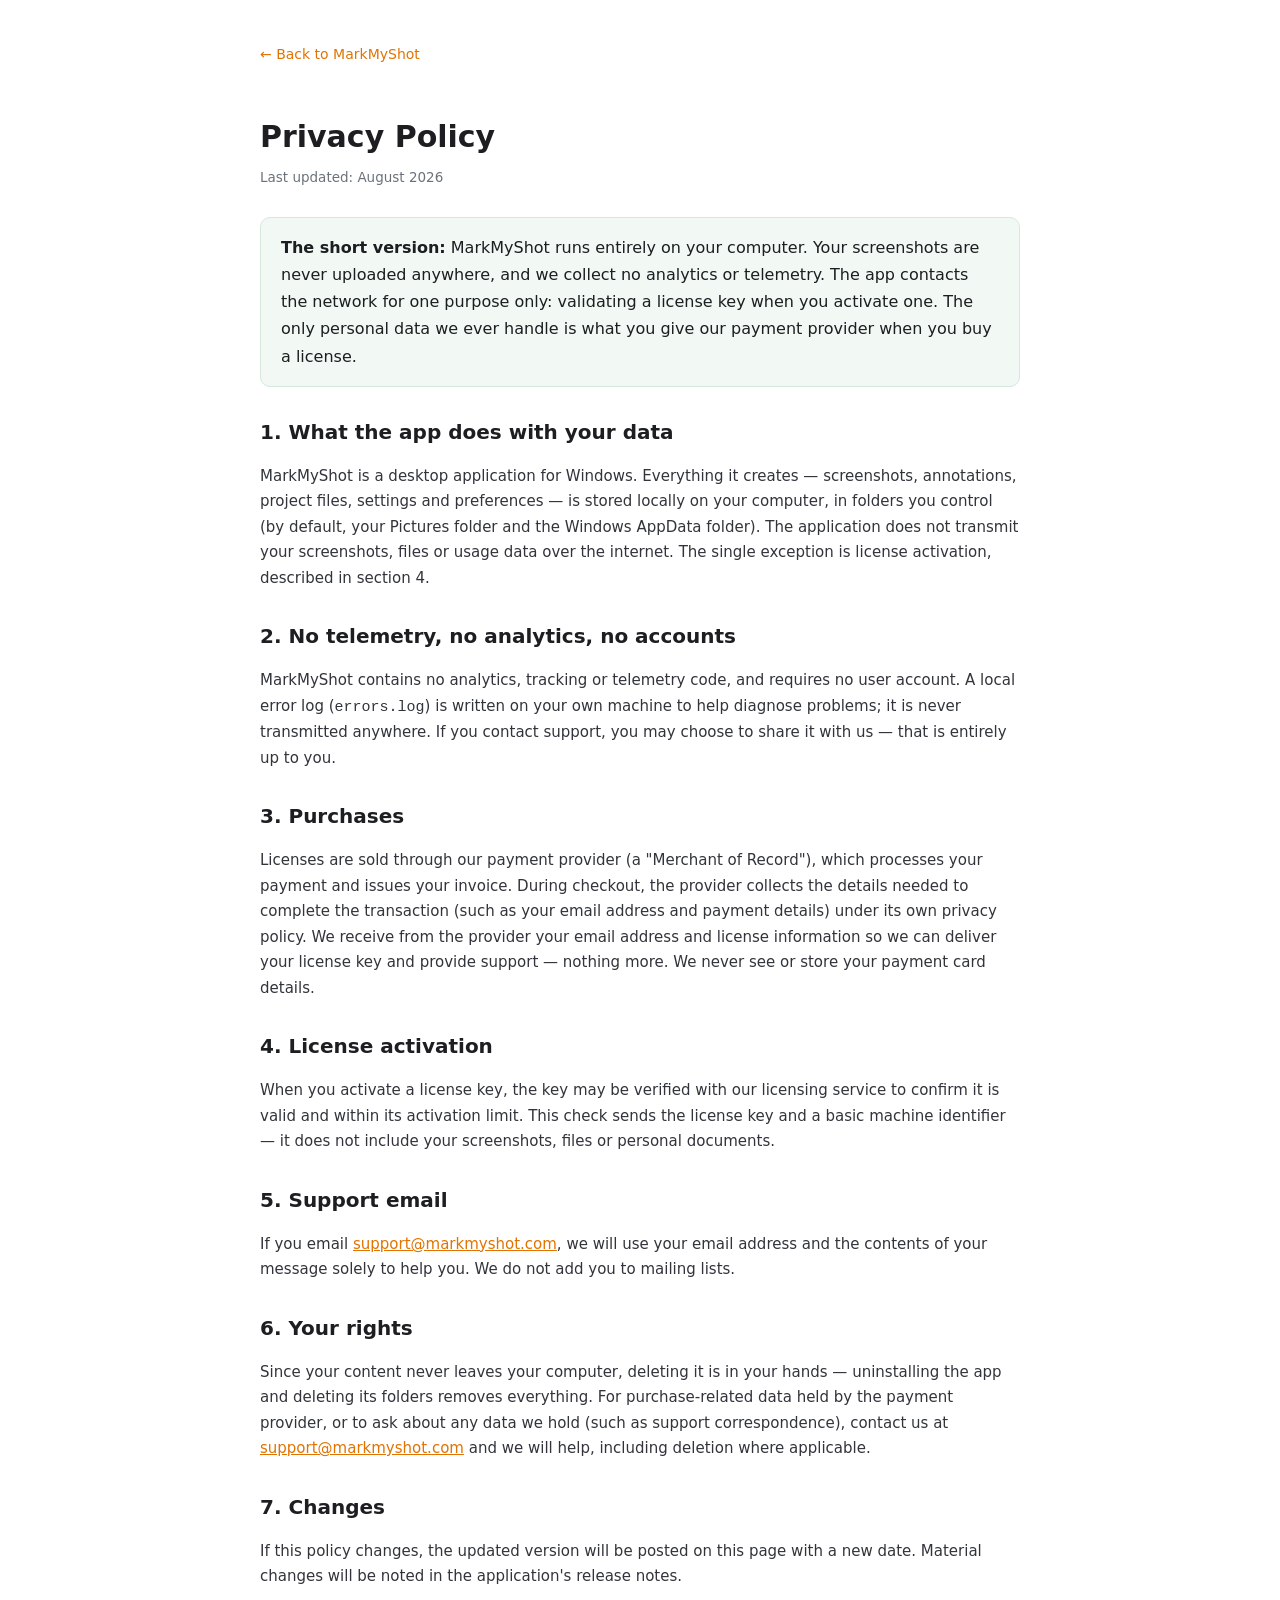
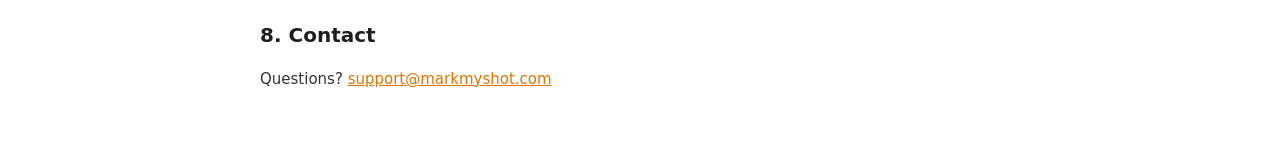
<file: privacy.html>
<!DOCTYPE html>
<html lang="en">
<head>
<meta charset="utf-8">
<meta name="viewport" content="width=device-width, initial-scale=1">
<title>Privacy Policy — MarkMyShot</title>
<style>
  body{font-family:"Segoe UI",system-ui,sans-serif;color:#1c1e21;line-height:1.7;max-width:760px;margin:0 auto;padding:40px 24px}
  h1{font-size:30px;margin-bottom:4px}
  .updated{color:#6b727b;font-size:13.5px;margin-bottom:28px}
  h2{font-size:20px;margin:28px 0 8px}
  p,li{font-size:15px;color:#31353b}
  a{color:#E27300}
  .back{display:inline-block;margin-bottom:24px;font-size:14px;text-decoration:none}
  .tldr{background:#f2f8f4;border:1px solid #d6e8dc;border-radius:10px;padding:16px 20px;margin:18px 0}
</style>
</head>
<body>
<a class="back" href="index.html">← Back to MarkMyShot</a>
<h1>Privacy Policy</h1>
<div class="updated">Last updated: August 2026</div>

<div class="tldr">
  <strong>The short version:</strong> MarkMyShot runs entirely on your computer. Your screenshots are never uploaded anywhere, and we collect no analytics or telemetry. The app contacts the network for one purpose only: validating a license key when you activate one. The only personal data we ever handle is what you give our payment provider when you buy a license.
</div>

<h2>1. What the app does with your data</h2>
<p>MarkMyShot is a desktop application for Windows. Everything it creates — screenshots, annotations, project files, settings and preferences — is stored locally on your computer, in folders you control (by default, your Pictures folder and the Windows AppData folder). The application does not transmit your screenshots, files or usage data over the internet. The single exception is license activation, described in section 4.</p>

<h2>2. No telemetry, no analytics, no accounts</h2>
<p>MarkMyShot contains no analytics, tracking or telemetry code, and requires no user account. A local error log (<code>errors.log</code>) is written on your own machine to help diagnose problems; it is never transmitted anywhere. If you contact support, you may choose to share it with us — that is entirely up to you.</p>

<h2>3. Purchases</h2>
<p>Licenses are sold through our payment provider (a "Merchant of Record"), which processes your payment and issues your invoice. During checkout, the provider collects the details needed to complete the transaction (such as your email address and payment details) under its own privacy policy. We receive from the provider your email address and license information so we can deliver your license key and provide support — nothing more. We never see or store your payment card details.</p>

<h2>4. License activation</h2>
<p>When you activate a license key, the key may be verified with our licensing service to confirm it is valid and within its activation limit. This check sends the license key and a basic machine identifier — it does not include your screenshots, files or personal documents.</p>

<h2>5. Support email</h2>
<p>If you email <a href="mailto:support@markmyshot.com">support@markmyshot.com</a>, we will use your email address and the contents of your message solely to help you. We do not add you to mailing lists.</p>

<h2>6. Your rights</h2>
<p>Since your content never leaves your computer, deleting it is in your hands — uninstalling the app and deleting its folders removes everything. For purchase-related data held by the payment provider, or to ask about any data we hold (such as support correspondence), contact us at <a href="mailto:support@markmyshot.com">support@markmyshot.com</a> and we will help, including deletion where applicable.</p>

<h2>7. Changes</h2>
<p>If this policy changes, the updated version will be posted on this page with a new date. Material changes will be noted in the application's release notes.</p>

<h2>8. Contact</h2>
<p>Questions? <a href="mailto:support@markmyshot.com">support@markmyshot.com</a></p>
</body>
</html>
</file>
<file: style.css>
:root{
  --accent:#FF8600; --accent-dark:#E27300;
  --ink:#1c1e21; --ink-soft:#4b5058; --bg:#ffffff; --bg-soft:#f6f7f9;
  --card:#ffffff; --line:#e3e6ea; --hero:#151a21; --hero-ink:#f2f4f7;
  --good:#2e9e5b;
}
*{box-sizing:border-box;margin:0;padding:0}
body{font-family:"Segoe UI",system-ui,-apple-system,sans-serif;color:var(--ink);background:var(--bg);line-height:1.6}
.wrap{max-width:1040px;margin:0 auto;padding:0 24px}
a{color:var(--accent-dark)}

/* ---------- Hero ---------- */
header{background:var(--hero);color:var(--hero-ink);padding:20px 0 64px}
nav{display:flex;align-items:center;justify-content:space-between;margin-bottom:56px;flex-wrap:wrap;gap:10px}
.logo{display:flex;align-items:center;gap:10px;font-weight:700;font-size:20px;color:var(--hero-ink);text-decoration:none}
.logo-mark{width:34px;height:34px;border-radius:8px;background:var(--accent);display:grid;place-items:center;font-size:18px}
nav .links a{color:#c8cdd4;text-decoration:none;margin-inline-start:26px;font-size:14.5px}
nav .links a:hover{color:#fff}
.hero{display:grid;grid-template-columns:1.05fr .95fr;gap:48px;align-items:center}
.hero h1{font-size:44px;line-height:1.15;letter-spacing:-.5px}
.hero h1 em{color:var(--accent);font-style:normal}
.hero p.sub{margin-top:18px;font-size:18px;color:#b9c0c9;max-width:44ch}
.cta-row{margin-top:30px;display:flex;gap:14px;flex-wrap:wrap}
.btn{display:inline-block;padding:14px 26px;border-radius:10px;font-weight:600;font-size:16px;text-decoration:none;transition:.15s;text-align:center}
.btn-primary{background:var(--accent);color:#1b1b1b}
.btn-primary:hover{background:#ff9b2e}
.btn-ghost{border:1px solid #3a414b;color:#e6e9ee}
.btn-ghost:hover{border-color:#828a95}
.btn-secondary{background:#eef1f5;color:var(--ink)}
.btn-secondary:hover{background:#e2e7ee}
.cta-note{margin-top:12px;font-size:13px;color:#8f97a2}
.shot-frame{background:#20262f;border:1px solid #333b46;border-radius:14px;padding:10px;box-shadow:0 24px 60px rgba(0,0,0,.45)}
.shot-frame img{width:100%;display:block;border-radius:8px}

/* ---------- Sections ---------- */
section{padding:64px 0}
section.alt{background:var(--bg-soft)}
h2{font-size:30px;letter-spacing:-.3px;margin-bottom:8px}
.lead{color:var(--ink-soft);font-size:16.5px;max-width:62ch}

.grid{display:grid;grid-template-columns:repeat(3,1fr);gap:18px;margin-top:34px}
.card{background:var(--card);border:1px solid var(--line);border-radius:12px;padding:22px}
.card .ico{font-size:26px}
.card h3{font-size:16.5px;margin:10px 0 6px}
.card p{font-size:14px;color:var(--ink-soft)}

/* ---------- Privacy strip ---------- */
.privacy{display:flex;gap:18px;align-items:flex-start;background:#0f2c1c;color:#dff3e6;border-radius:14px;padding:26px 30px;margin-top:34px}
.privacy .lock{font-size:34px}
.privacy h3{font-size:19px;margin-bottom:4px}
.privacy p{font-size:14.5px;color:#b9dcc6}

/* ---------- Pricing ---------- */
.price-grid{display:grid;grid-template-columns:1fr 1fr;gap:22px;max-width:860px;margin:34px auto 0}
.price-box{background:var(--card);border:1px solid var(--line);border-radius:16px;padding:34px;text-align:center;display:flex;flex-direction:column}
.price-box.featured{border:2px solid var(--accent);box-shadow:0 18px 44px rgba(255,134,0,.12)}
.plan-name{font-size:15px;font-weight:700;letter-spacing:.4px;text-transform:uppercase;color:var(--ink-soft)}
.price{font-size:52px;font-weight:800;letter-spacing:-1px;margin-top:6px}
.price small{font-size:17px;font-weight:500;color:var(--ink-soft)}
.price-box ul{list-style:none;margin:20px 0 26px;text-align:start;flex:1}
.price-box li{padding:7px 0;font-size:15px}
.price-box li::before{content:"✓";color:var(--good);font-weight:700;margin-inline-end:10px}
.trust{display:flex;gap:12px;align-items:flex-start;background:#f2f8f4;border:1px solid #d6e8dc;border-radius:10px;padding:14px 16px;margin:22px auto 0;max-width:860px;text-align:start}
.trust p{font-size:12.5px;color:#3c5b47}

/* ---------- FAQ ---------- */
.faq{max-width:760px;margin-top:26px}
.faq details{border-bottom:1px solid var(--line);padding:16px 4px}
.faq summary{cursor:pointer;font-weight:600;font-size:16px}
.faq p{margin-top:10px;color:var(--ink-soft);font-size:15px}

/* ---------- Footer ---------- */
footer{background:var(--hero);color:#9aa2ad;padding:36px 0;font-size:13.5px}
footer .cols{display:flex;justify-content:space-between;gap:24px;flex-wrap:wrap}
footer a{color:#c8cdd4;text-decoration:none}
footer a:hover{color:#fff}

@media (max-width:860px){
  .hero{grid-template-columns:1fr}
  .grid{grid-template-columns:1fr 1fr}
  .hero h1{font-size:34px}
}
@media (max-width:700px){.price-grid{grid-template-columns:1fr}}
@media (max-width:560px){
  .grid{grid-template-columns:1fr}
  nav .links{display:none}
}
</file>
